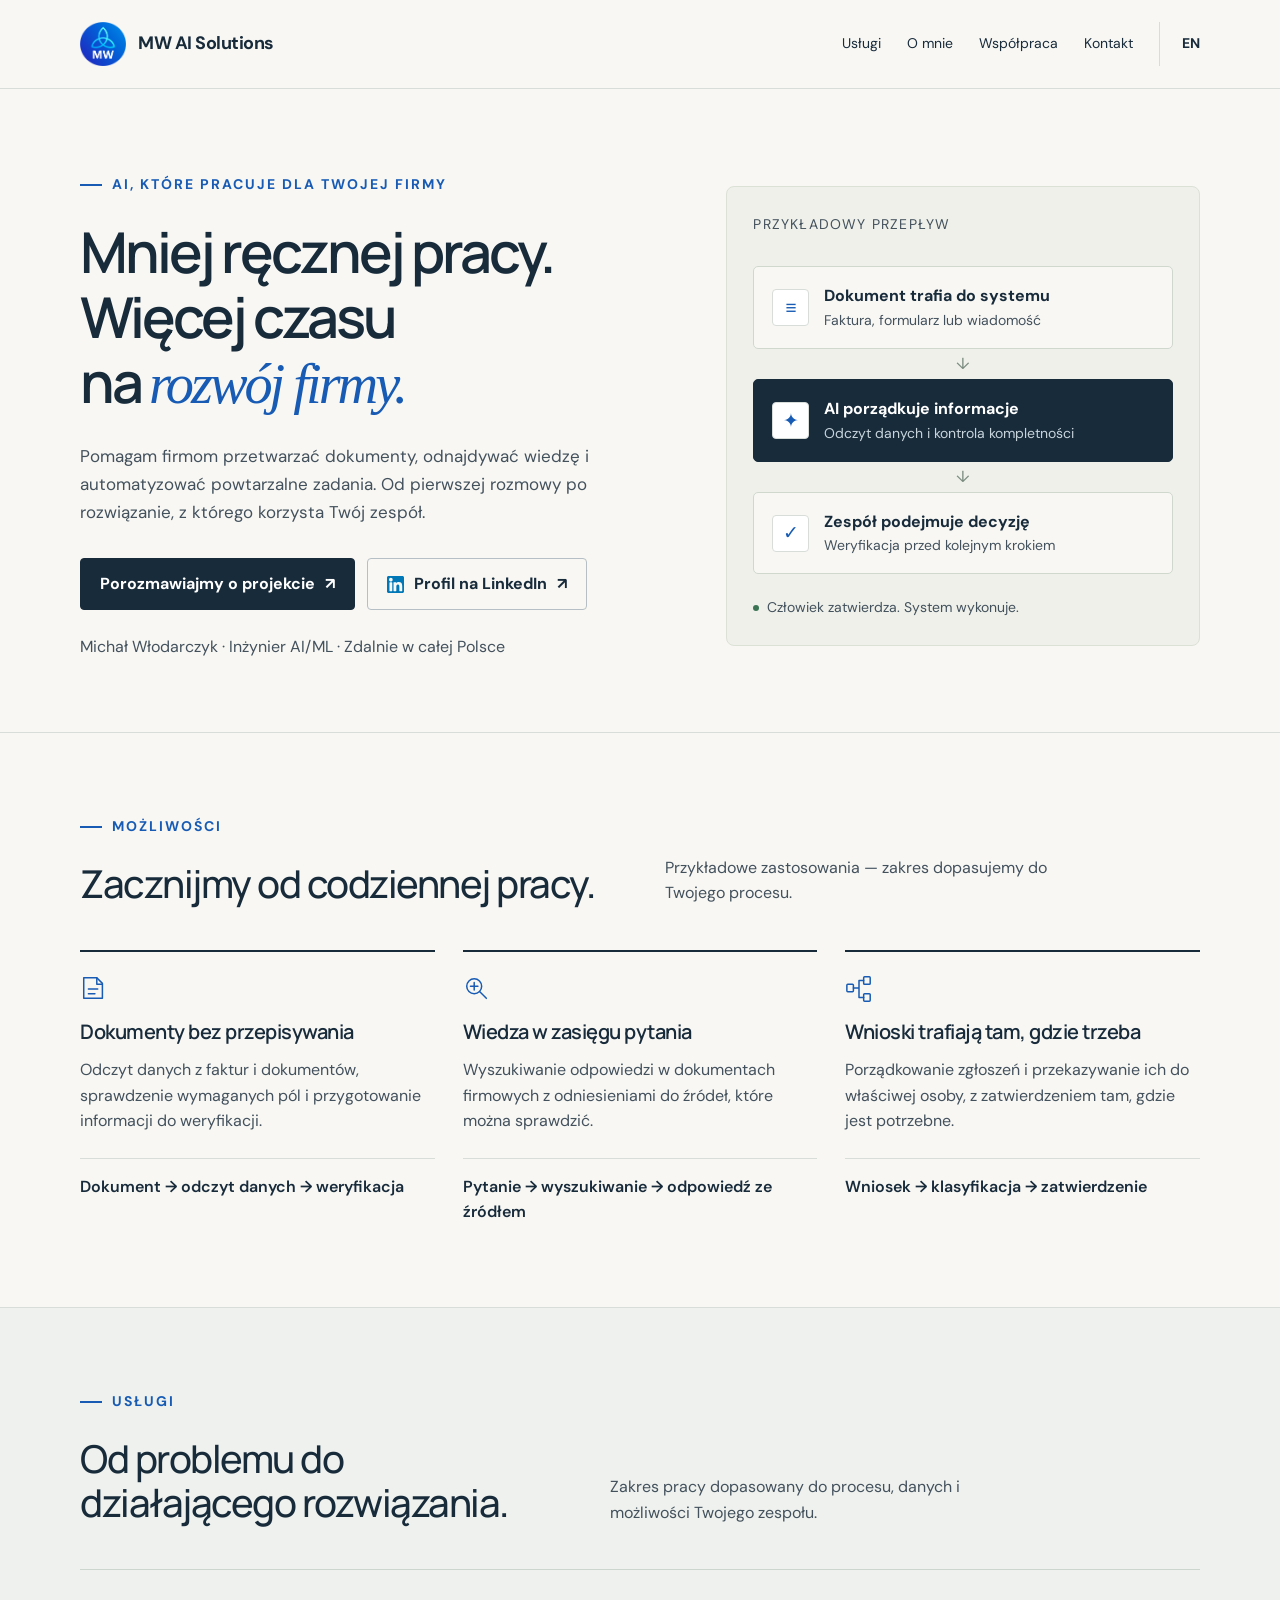
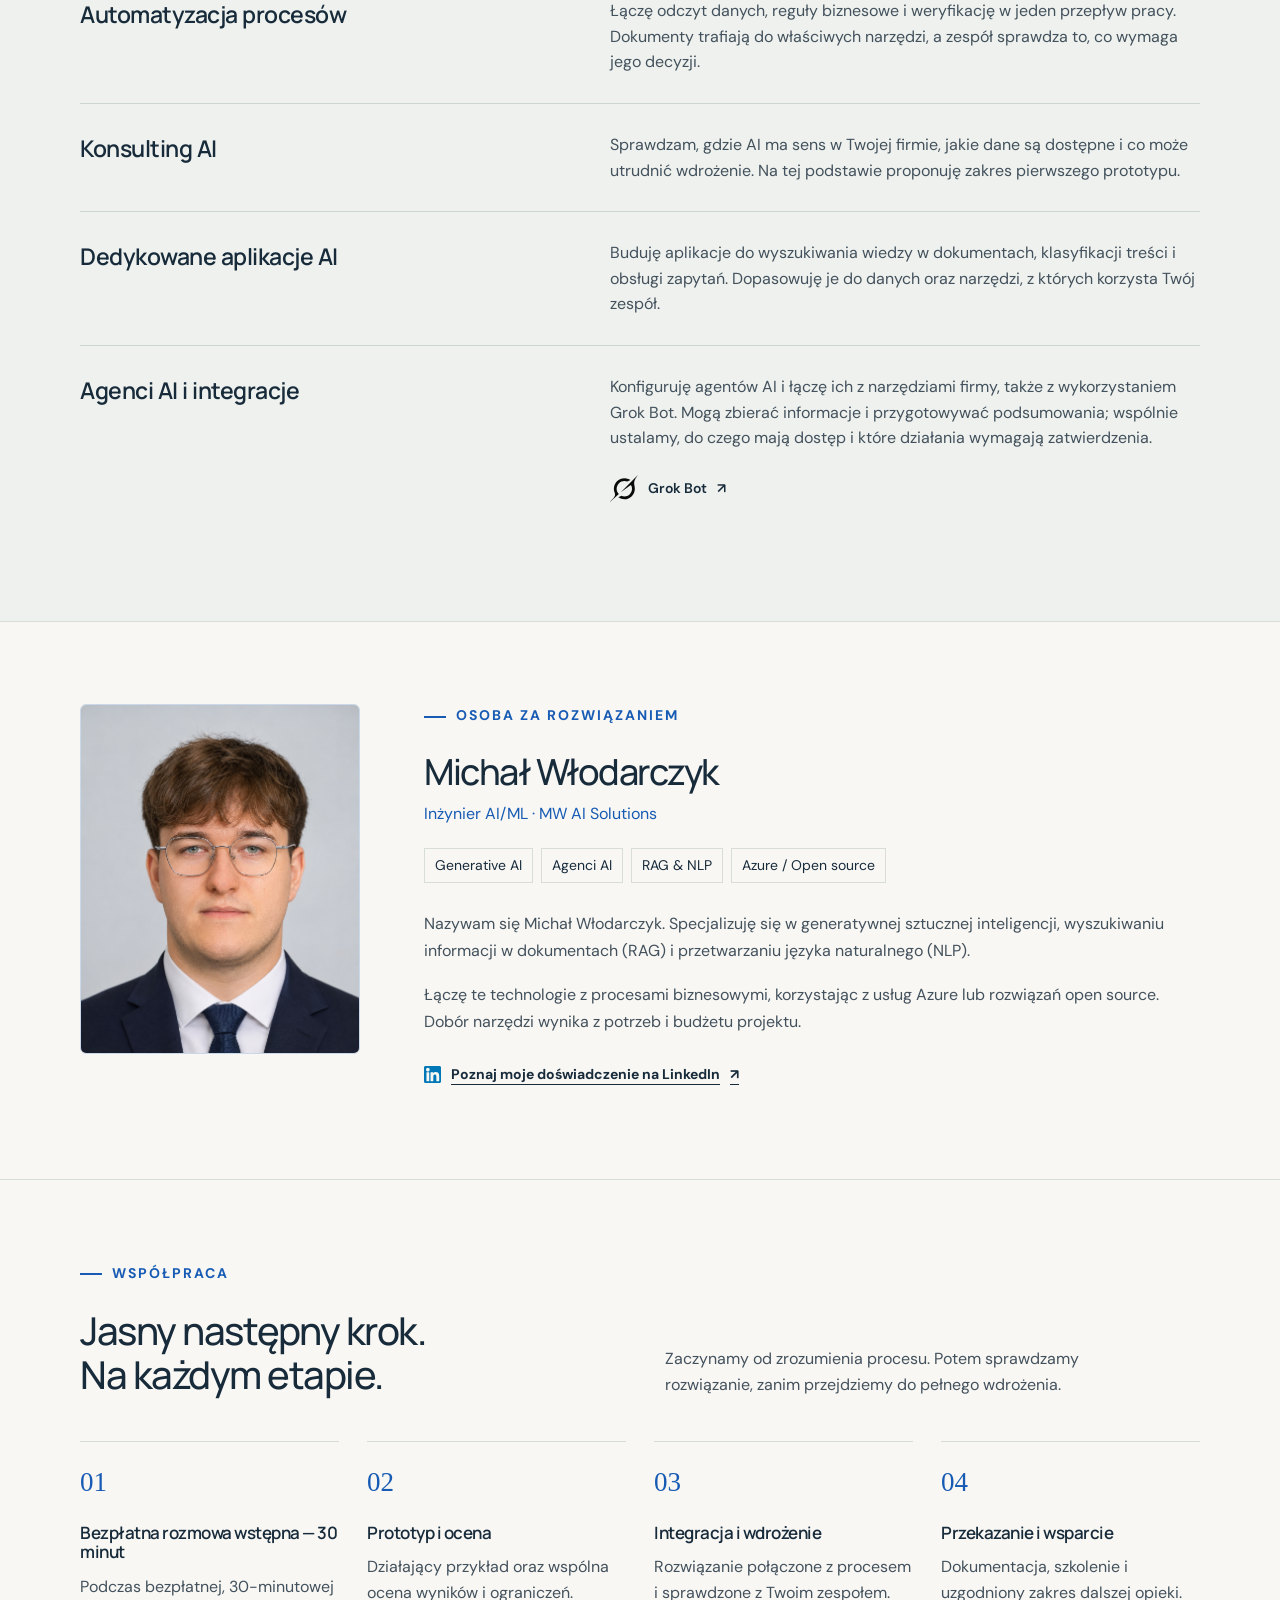
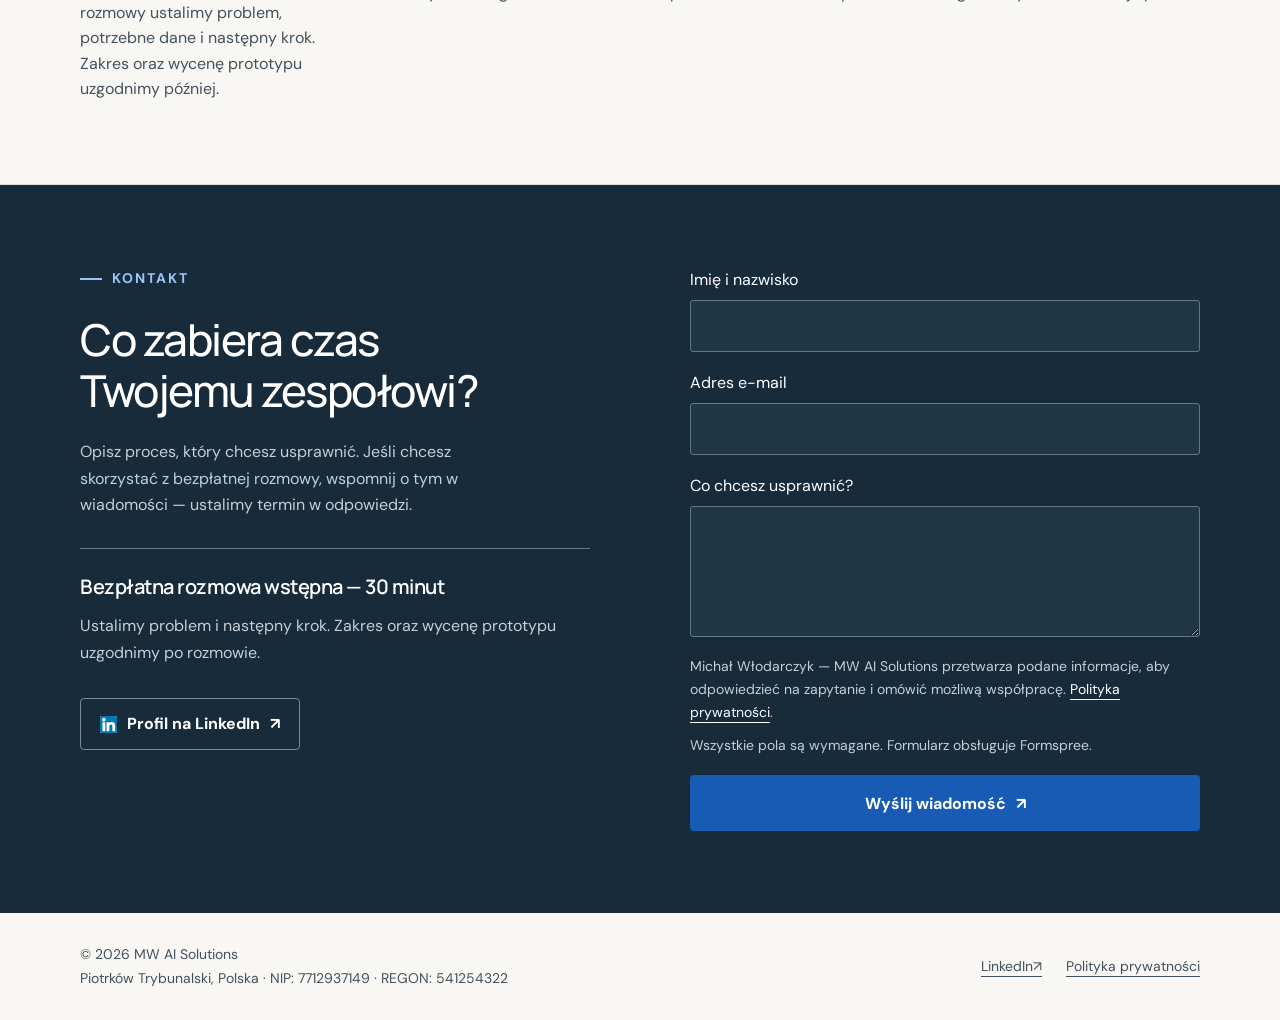
<file: index.html>
<!doctype html>

<html lang="pl">
  <head>
    <meta charset="utf-8" />
    <meta content="width=device-width,initial-scale=1" name="viewport" />
    <title>Automatyzacja procesów i AI dla firm | MW AI Solutions</title>
    <meta
      content="Michał Włodarczyk — automatyzacja dokumentów, wyszukiwanie wiedzy i dedykowane rozwiązania AI dla firm."
      name="description"
    />
    <link href="https://mwautomation.github.io/" rel="canonical" />
    <link
      href="https://mwautomation.github.io/"
      hreflang="pl"
      rel="alternate"
    />
    <link
      href="https://mwautomation.github.io/en/"
      hreflang="en"
      rel="alternate"
    />
    <link
      href="https://mwautomation.github.io/"
      hreflang="x-default"
      rel="alternate"
    />
    <meta
      content="Automatyzacja procesów i AI dla firm | MW AI Solutions"
      property="og:title"
    />
    <meta
      content="Michał Włodarczyk — automatyzacja dokumentów, wyszukiwanie wiedzy i dedykowane rozwiązania AI dla firm."
      property="og:description"
    />
    <meta content="https://mwautomation.github.io/" property="og:url" />
    <meta content="website" property="og:type" />
    <meta content="pl_PL" property="og:locale" />
    <meta
      content="https://mwautomation.github.io/assets/banner.png"
      property="og:image"
    />
    <meta content="MW AI Solutions" property="og:image:alt" />
    <meta content="summary_large_image" name="twitter:card" />
    <meta
      content="Automatyzacja procesów i AI dla firm | MW AI Solutions"
      name="twitter:title"
    />
    <meta
      content="Michał Włodarczyk — automatyzacja dokumentów, wyszukiwanie wiedzy i dedykowane rozwiązania AI dla firm."
      name="twitter:description"
    />
    <meta
      content="https://mwautomation.github.io/assets/banner.png"
      name="twitter:image"
    />
    <link href="/assets/mw-logo.png" rel="icon" type="image/png" />
    <link href="/assets/mw-logo.png" rel="apple-touch-icon" />
    <link href="https://fonts.googleapis.com" rel="preconnect" />
    <link crossorigin="" href="https://fonts.gstatic.com" rel="preconnect" />
    <link href="/assets/site.css?v=256593fc33e4" rel="stylesheet" />
    <script defer="" src="/assets/site.js"></script>
  </head>
  <body>
    <a class="skip" href="#main">Przejdź do treści</a>
    <header class="header">
      <div class="container header-inner">
        <a class="brand" href="#hero"
          ><img alt="" height="46" src="/assets/mw-logo.png" width="46" /><span
            >MW AI Solutions</span
          ></a
        >
        <nav aria-label="Menu" class="desktop-nav">
          <a href="#services">Usługi</a><a href="#about">O mnie</a
          ><a href="#process">Współpraca</a><a href="#contact">Kontakt</a
          ><a
            aria-label="Switch to English"
            class="language"
            href="/en/"
            lang="en"
            >EN</a
          >
        </nav>
        <button
          aria-controls="mobileMenu"
          aria-expanded="false"
          aria-haspopup="dialog"
          class="menu-toggle"
          id="menuBtn"
        >
          Menu <span aria-hidden="true">☰</span>
        </button>
      </div>
    </header>
    <dialog aria-label="Menu" class="mobile-dialog" id="mobileMenu">
      <div class="dialog-top">
        <strong>MW AI Solutions</strong
        ><button autofocus="" type="button">Zamknij menu ×</button>
      </div>
      <nav aria-label="Menu" class="mobile-nav">
        <a href="#services">Usługi</a><a href="#about">O mnie</a
        ><a href="#process">Współpraca</a><a href="#contact">Kontakt</a
        ><a
          aria-label="Switch to English"
          class="language"
          href="/en/"
          lang="en"
          >EN</a
        >
      </nav>
    </dialog>
    <main id="main" tabindex="-1">
      <section class="hero" id="hero">
        <div class="container hero-grid">
          <div>
            <span class="eyebrow">AI, które pracuje dla Twojej firmy</span>
            <h1>
              <span class="headline-first">Mniej ręcznej pracy.</span>
              <span class="headline-rest"
                >Więcej czasu na <em>rozwój firmy.</em></span
              >
            </h1>
            <p class="intro">
              Pomagam firmom przetwarzać dokumenty, odnajdywać wiedzę i
              automatyzować powtarzalne zadania. Od pierwszej rozmowy po
              rozwiązanie, z którego korzysta Twój zespół.
            </p>
            <div class="actions">
              <a class="button" href="#contact"
                >Porozmawiajmy o projekcie <span aria-hidden="true">↗</span></a
              ><a
                class="button secondary"
                href="https://www.linkedin.com/in/michal-wlodarczyk-0b17771a7/"
                rel="noopener noreferrer"
                target="_blank"
                ><img
                  alt=""
                  height="17"
                  src="/assets/linkedin-logo.svg"
                  width="17"
                />
                Profil na LinkedIn <span aria-hidden="true">↗</span></a
              >
            </div>
            <p class="hero-note">
              Michał Włodarczyk · Inżynier AI/ML · Zdalnie w całej Polsce
            </p>
          </div>
          <div class="diagram">
            <div class="diagram-top">
              <span>Przykładowy przepływ</span>
            </div>
            <div class="node">
              <span aria-hidden="true" class="node-icon">≡</span>
              <div>
                <strong>Dokument trafia do systemu</strong
                ><small>Faktura, formularz lub wiadomość</small>
              </div>
            </div>
            <div aria-hidden="true" class="connector">↓</div>
            <div class="node featured">
              <span aria-hidden="true" class="node-icon">✦</span>
              <div>
                <strong>AI porządkuje informacje</strong
                ><small>Odczyt danych i kontrola kompletności</small>
              </div>
            </div>
            <div aria-hidden="true" class="connector">↓</div>
            <div class="node">
              <span aria-hidden="true" class="node-icon">✓</span>
              <div>
                <strong>Zespół podejmuje decyzję</strong
                ><small>Weryfikacja przed kolejnym krokiem</small>
              </div>
            </div>
            <div class="diagram-bottom">
              <span aria-hidden="true" class="status-dot"></span>Człowiek
              zatwierdza. System wykonuje.
            </div>
          </div>
        </div>
      </section>
      <section class="section" id="examples">
        <div class="container">
          <div class="section-heading">
            <div>
              <span class="eyebrow">Możliwości</span>
              <h2>Zacznijmy od codziennej pracy.</h2>
            </div>
            <p>
              Przykładowe zastosowania — zakres dopasujemy do Twojego procesu.
            </p>
          </div>
          <div class="examples">
            <article class="example">
              <svg
                aria-hidden="true"
                class="capability-icon"
                fill="none"
                focusable="false"
                height="28"
                stroke="currentColor"
                stroke-linecap="round"
                stroke-linejoin="round"
                stroke-width="1.6"
                viewbox="0 0 30 30"
                width="28"
              >
                <path d="M8 3H4v22h20V9l-6-6H8Z"></path>
                <path d="M18 3v7h6M9 15h10M9 20h7"></path>
              </svg>
              <h3>Dokumenty bez przepisywania</h3>
              <p>
                Odczyt danych z faktur i dokumentów, sprawdzenie wymaganych pól
                i przygotowanie informacji do weryfikacji.
              </p>
              <div class="flow">Dokument → odczyt danych → weryfikacja</div>
            </article>
            <article class="example">
              <svg
                aria-hidden="true"
                class="capability-icon"
                fill="none"
                focusable="false"
                height="28"
                stroke="currentColor"
                stroke-linecap="round"
                stroke-linejoin="round"
                stroke-width="1.6"
                viewbox="0 0 30 30"
                width="28"
              >
                <circle cx="12" cy="12" r="8"></circle>
                <path d="m18 18 7 7M8 12h8M12 8v8"></path>
              </svg>
              <h3>Wiedza w zasięgu pytania</h3>
              <p>
                Wyszukiwanie odpowiedzi w dokumentach firmowych z odniesieniami
                do źródeł, które można sprawdzić.
              </p>
              <div class="flow">
                Pytanie → wyszukiwanie → odpowiedź ze źródłem
              </div>
            </article>
            <article class="example">
              <svg
                aria-hidden="true"
                class="capability-icon"
                fill="none"
                focusable="false"
                height="28"
                stroke="currentColor"
                stroke-linecap="round"
                stroke-linejoin="round"
                stroke-width="1.6"
                viewbox="0 0 30 30"
                width="28"
              >
                <rect height="8" rx="1" width="7" x="2" y="10"></rect>
                <rect height="8" rx="1" width="7" x="20" y="2"></rect>
                <rect height="8" rx="1" width="7" x="20" y="20"></rect>
                <path d="M9 14h6V6h5M15 14v10h5"></path>
              </svg>
              <h3>Wnioski trafiają tam, gdzie trzeba</h3>
              <p>
                Porządkowanie zgłoszeń i przekazywanie ich do właściwej osoby, z
                zatwierdzeniem tam, gdzie jest potrzebne.
              </p>
              <div class="flow">Wniosek → klasyfikacja → zatwierdzenie</div>
            </article>
          </div>
        </div>
      </section>
      <section class="section services" id="services">
        <div class="container">
          <div class="section-heading">
            <div>
              <span class="eyebrow">Usługi</span>
              <h2>Od problemu do działającego rozwiązania.</h2>
            </div>
            <p>
              Zakres pracy dopasowany do procesu, danych i możliwości Twojego
              zespołu.
            </p>
          </div>
          <article class="service-row">
            <div class="service-title"><h3>Automatyzacja procesów</h3></div>
            <div class="service-description">
              <p>
                Łączę odczyt danych, reguły biznesowe i weryfikację w jeden
                przepływ pracy. Dokumenty trafiają do właściwych narzędzi, a
                zespół sprawdza to, co wymaga jego decyzji.
              </p>
            </div>
          </article>
          <article class="service-row">
            <div class="service-title"><h3>Konsulting AI</h3></div>
            <div class="service-description">
              <p>
                Sprawdzam, gdzie AI ma sens w Twojej firmie, jakie dane są
                dostępne i co może utrudnić wdrożenie. Na tej podstawie
                proponuję zakres pierwszego prototypu.
              </p>
            </div>
          </article>
          <article class="service-row">
            <div class="service-title"><h3>Dedykowane aplikacje AI</h3></div>
            <div class="service-description">
              <p>
                Buduję aplikacje do wyszukiwania wiedzy w dokumentach,
                klasyfikacji treści i obsługi zapytań. Dopasowuję je do danych
                oraz narzędzi, z których korzysta Twój zespół.
              </p>
            </div>
          </article>
          <article class="service-row">
            <div class="service-title"><h3>Agenci AI i integracje</h3></div>
            <div class="service-description">
              <p>
                Konfiguruję agentów AI i łączę ich z narzędziami firmy, także z
                wykorzystaniem Grok Bot. Mogą zbierać informacje i przygotowywać
                podsumowania; wspólnie ustalamy, do czego mają dostęp i które
                działania wymagają zatwierdzenia.
              </p>
              <a
                class="tool-link"
                href="https://x.ai/bot"
                rel="noopener noreferrer"
                target="_blank"
              >
                <img
                  alt=""
                  height="28"
                  src="/assets/grok-logomark.svg"
                  width="28"
                />
                <span>Grok Bot</span><span aria-hidden="true">↗</span>
              </a>
            </div>
          </article>
        </div>
      </section>
      <section class="section" id="about">
        <div class="container founder-grid">
          <img
            alt="Michał Włodarczyk — założyciel MW AI Solutions"
            class="founder-portrait"
            decoding="async"
            height="350"
            loading="lazy"
            src="/assets/michal-wlodarczyk.png"
            style="height: auto"
            width="280"
          />
          <div class="founder-details">
            <span class="eyebrow">Osoba za rozwiązaniem</span>
            <h2 class="founder-name">Michał Włodarczyk</h2>
            <p class="founder-role">Inżynier AI/ML · MW AI Solutions</p>
            <div class="tags">
              <span>Generative AI</span><span>Agenci AI</span
              ><span>RAG &amp; NLP</span><span>Azure / Open source</span>
            </div>
            <div class="founder-copy">
              <p>
                Nazywam się Michał Włodarczyk. Specjalizuję się w generatywnej
                sztucznej inteligencji, wyszukiwaniu informacji w dokumentach
                (RAG) i przetwarzaniu języka naturalnego (NLP).
              </p>
              <p>
                Łączę te technologie z procesami biznesowymi, korzystając z
                usług Azure lub rozwiązań open source. Dobór narzędzi wynika z
                potrzeb i budżetu projektu.
              </p>
              <a
                class="text-link"
                href="https://www.linkedin.com/in/michal-wlodarczyk-0b17771a7/"
                rel="noopener noreferrer"
                target="_blank"
                ><img
                  alt=""
                  height="17"
                  src="/assets/linkedin-logo.svg"
                  width="17"
                />
                Poznaj moje doświadczenie na LinkedIn
                <span aria-hidden="true">↗</span></a
              >
            </div>
          </div>
        </div>
      </section>
      <section class="section" id="process">
        <div class="container">
          <div class="section-heading">
            <div>
              <span class="eyebrow">Współpraca</span>
              <h2>Jasny następny krok.<br />Na każdym etapie.</h2>
            </div>
            <p>
              Zaczynamy od zrozumienia procesu. Potem sprawdzamy rozwiązanie,
              zanim przejdziemy do pełnego wdrożenia.
            </p>
          </div>
          <ol class="steps">
            <li>
              <span aria-hidden="true" class="number">01</span>
              <h3>Bezpłatna rozmowa wstępna — 30 minut</h3>
              <p>
                Podczas bezpłatnej, 30-minutowej rozmowy ustalimy problem,
                potrzebne dane i następny krok. Zakres oraz wycenę prototypu
                uzgodnimy później.
              </p>
            </li>
            <li>
              <span aria-hidden="true" class="number">02</span>
              <h3>Prototyp i ocena</h3>
              <p>
                Działający przykład oraz wspólna ocena wyników i ograniczeń.
              </p>
            </li>
            <li>
              <span aria-hidden="true" class="number">03</span>
              <h3>Integracja i wdrożenie</h3>
              <p>
                Rozwiązanie połączone z procesem i sprawdzone z Twoim zespołem.
              </p>
            </li>
            <li>
              <span aria-hidden="true" class="number">04</span>
              <h3>Przekazanie i wsparcie</h3>
              <p>Dokumentacja, szkolenie i uzgodniony zakres dalszej opieki.</p>
            </li>
          </ol>
        </div>
      </section>
      <section class="section contact" id="contact">
        <div class="container contact-grid">
          <div class="contact-copy">
            <span class="eyebrow">Kontakt</span>
            <h2>Co zabiera czas<br />Twojemu zespołowi?</h2>
            <p>
              Opisz proces, który chcesz usprawnić. Jeśli chcesz skorzystać z
              bezpłatnej rozmowy, wspomnij o tym w wiadomości — ustalimy termin
              w odpowiedzi.
            </p>
            <div class="call-offer">
              <h3>Bezpłatna rozmowa wstępna — 30 minut</h3>
              <p>
                Ustalimy problem i następny krok. Zakres oraz wycenę prototypu
                uzgodnimy po rozmowie.
              </p>
            </div>
            <div class="actions">
              <a
                class="button secondary"
                href="https://www.linkedin.com/in/michal-wlodarczyk-0b17771a7/"
                rel="noopener noreferrer"
                target="_blank"
                ><img
                  alt=""
                  height="17"
                  src="/assets/linkedin-logo.svg"
                  width="17"
                />
                Profil na LinkedIn <span aria-hidden="true">↗</span></a
              >
            </div>
          </div>
          <form
            action="https://formspree.io/f/mgvkjvge"
            aria-describedby="formNote"
            id="contactForm"
            method="post"
          >
            <div class="field">
              <label for="name">Imię i nazwisko</label
              ><input autocomplete="name" id="name" name="name" required="" />
            </div>
            <div class="field">
              <label for="email">Adres e-mail</label
              ><input
                autocomplete="email"
                id="email"
                name="email"
                required=""
                type="email"
              />
            </div>
            <div class="field">
              <label for="message">Co chcesz usprawnić?</label
              ><textarea
                id="message"
                name="message"
                required=""
                rows="4"
              ></textarea>
            </div>
            <p class="form-note" id="formNote">
              Michał Włodarczyk — MW AI Solutions przetwarza podane informacje,
              aby odpowiedzieć na zapytanie i omówić możliwą współpracę.
              <a href="/polityka-prywatnosci/">Polityka prywatności</a>.
              <span class="form-requirements"
                >Wszystkie pola są wymagane. Formularz obsługuje
                Formspree.</span
              >
            </p>
            <button class="button" type="submit">
              Wyślij wiadomość <span aria-hidden="true">↗</span>
            </button>
            <p
              aria-atomic="true"
              aria-live="polite"
              class="form-status"
              id="formStatus"
              role="status"
            ></p>
          </form>
        </div>
      </section>
    </main>
    <footer class="footer">
      <div class="container footer-inner">
        <div>
          © <span id="year">2026</span> MW AI Solutions<br />Piotrków
          Trybunalski, Polska · NIP: 7712937149 · REGON: 541254322
        </div>
        <nav aria-label="Informacje" class="footer-links">
          <a
            href="https://www.linkedin.com/in/michal-wlodarczyk-0b17771a7/"
            rel="noopener noreferrer"
            target="_blank"
            >LinkedIn <span aria-hidden="true">↗</span></a
          ><a href="/polityka-prywatnosci/">Polityka prywatności</a>
        </nav>
      </div>
    </footer>
  </body>
</html>
</file>
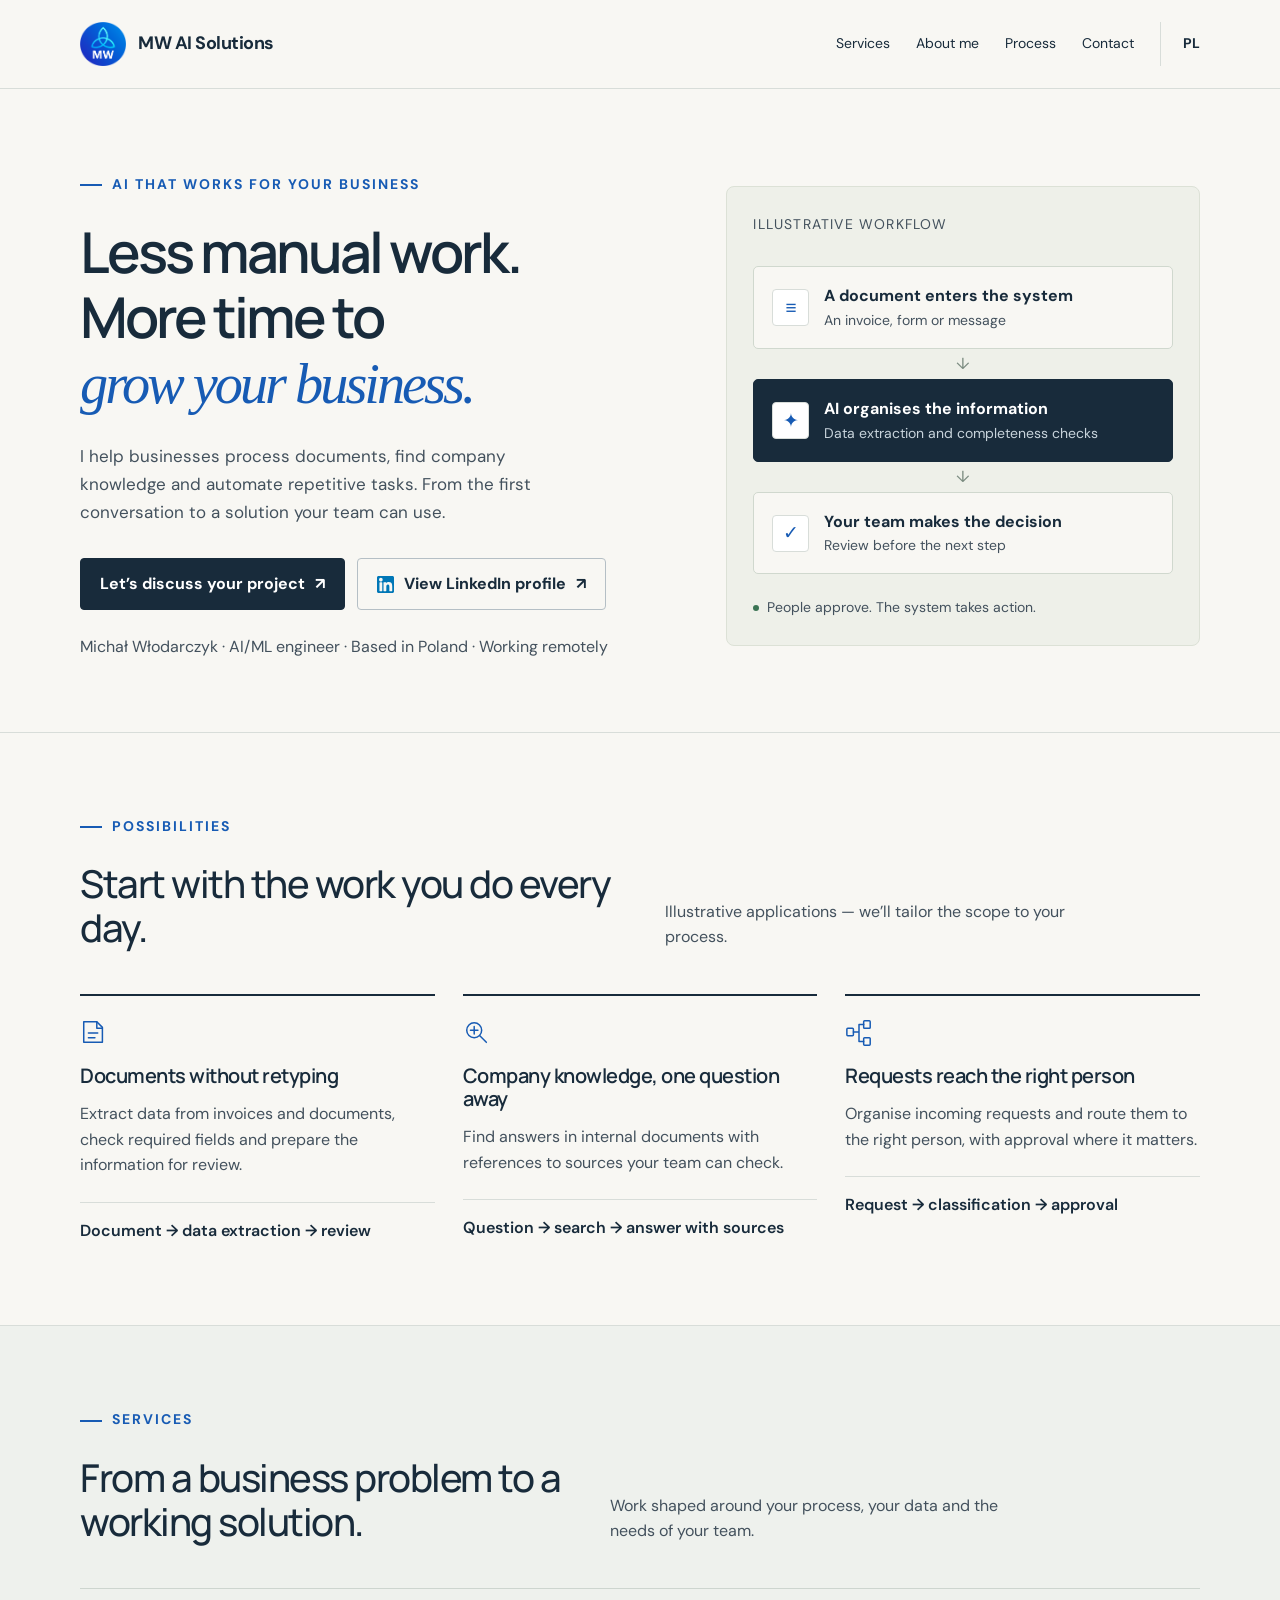
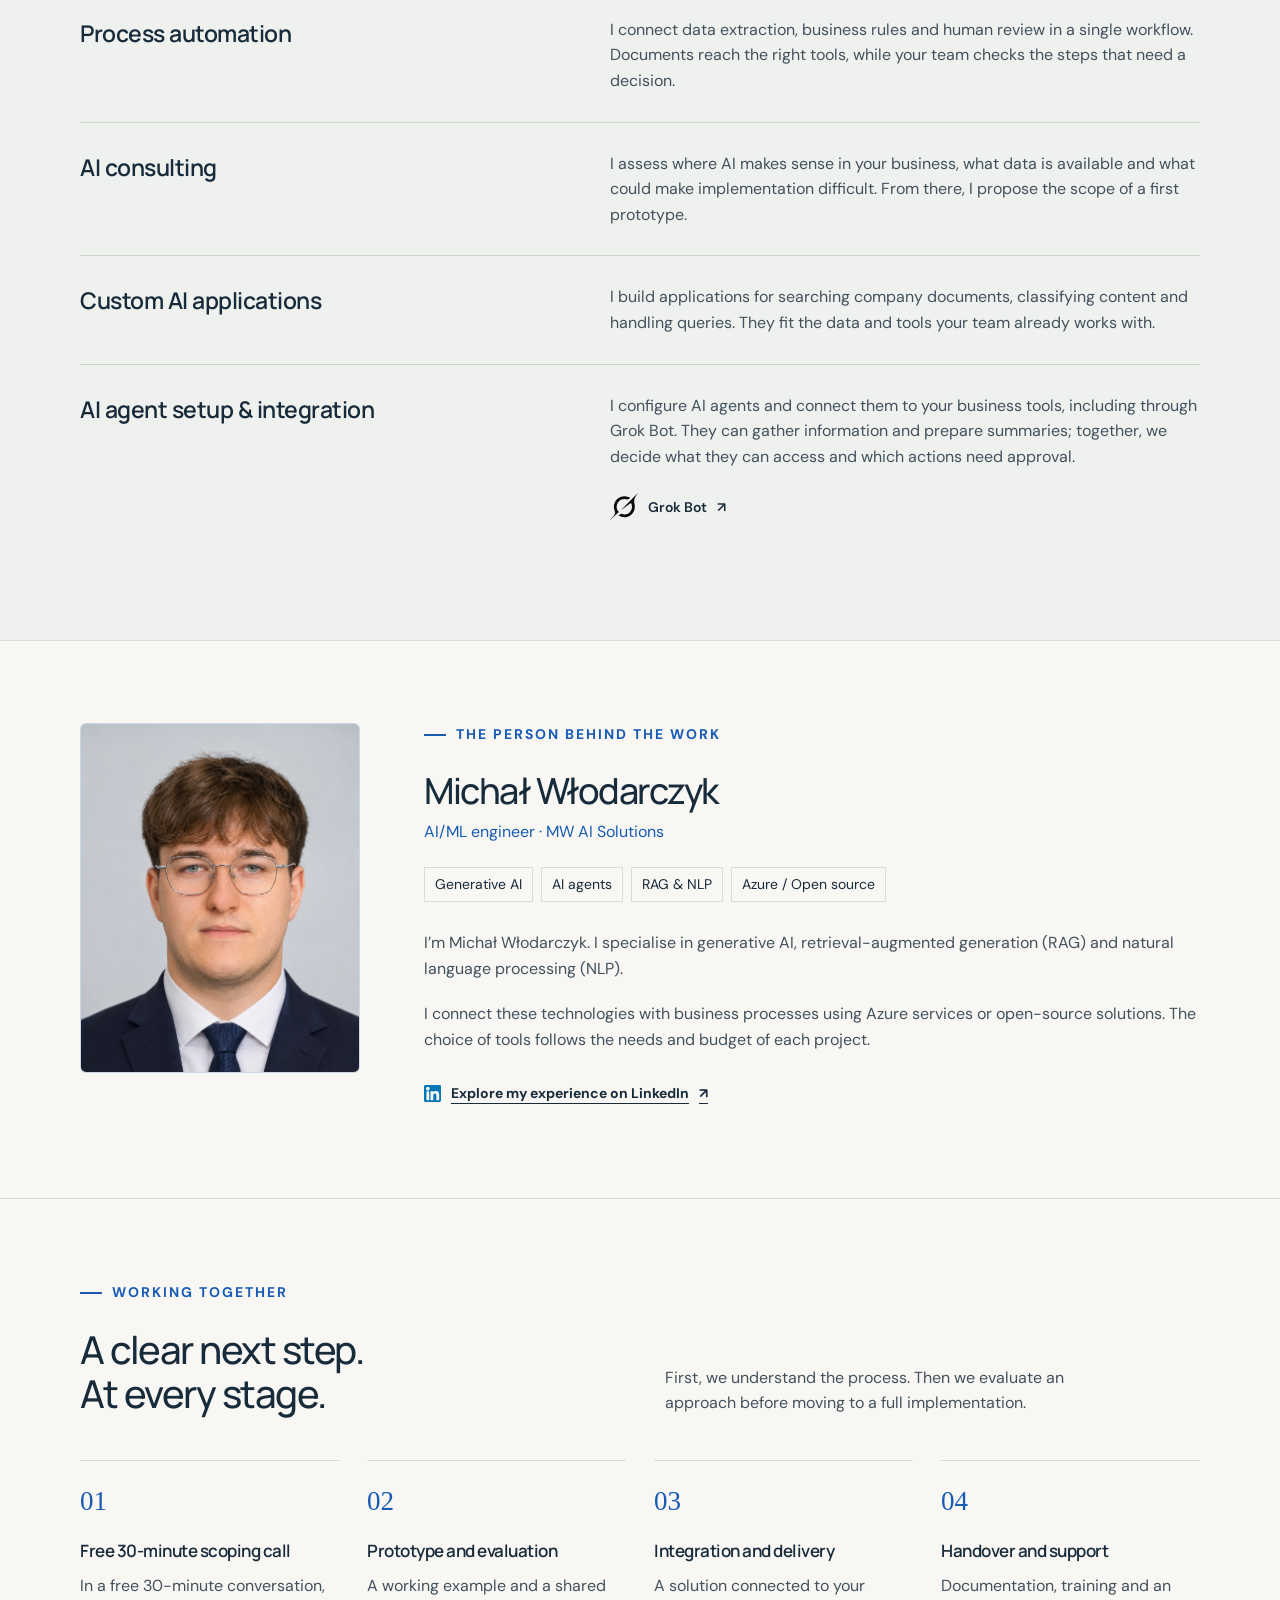
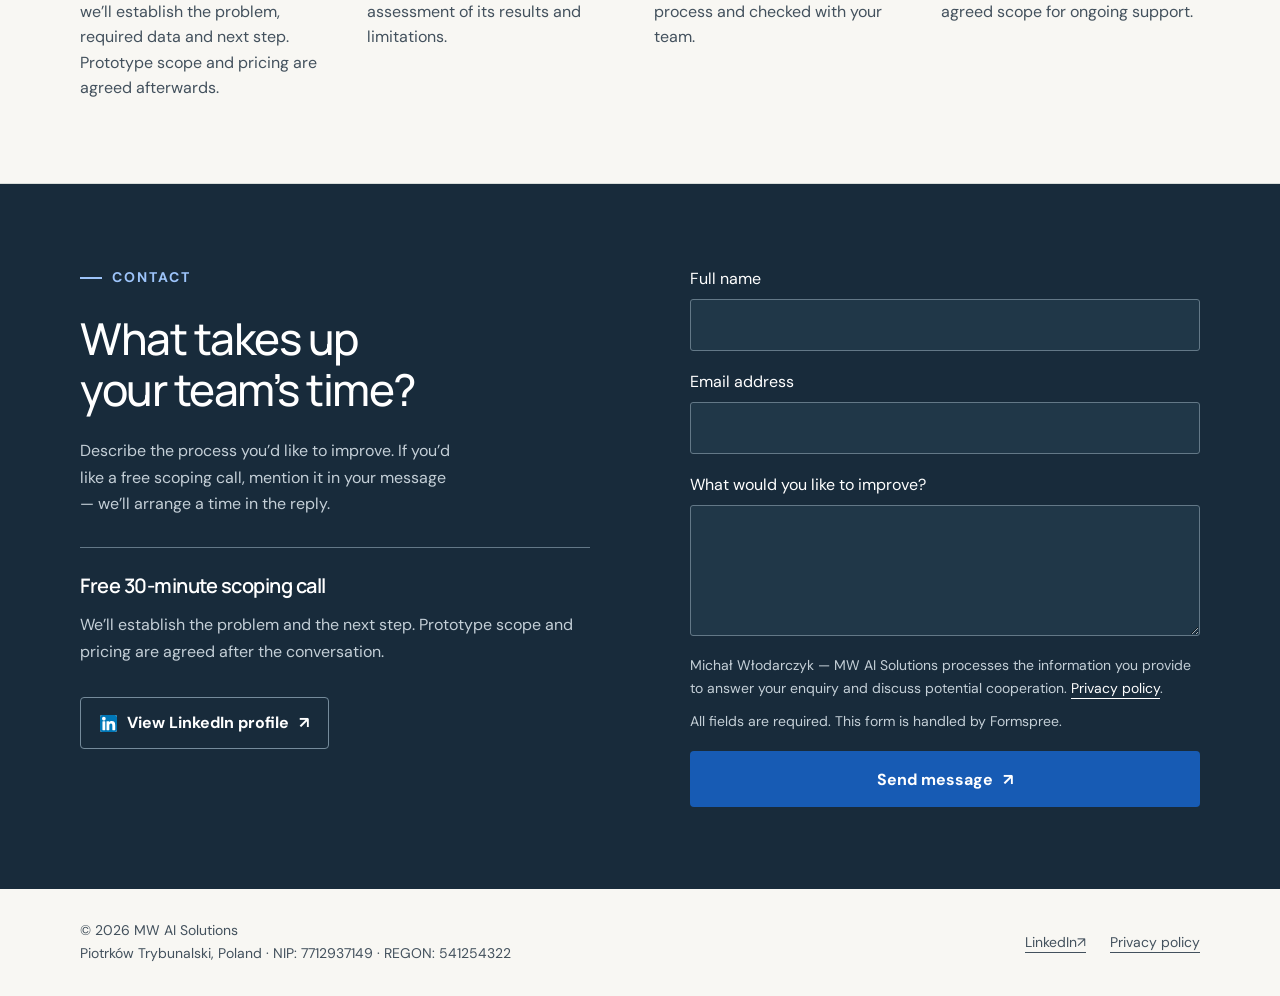
<file: en/index.html>
<!doctype html>

<html lang="en">
  <head>
    <meta charset="utf-8" />
    <meta content="width=device-width,initial-scale=1" name="viewport" />
    <title>Business process automation &amp; AI | MW AI Solutions</title>
    <meta
      content="Michał Włodarczyk — document automation, company knowledge search and custom AI solutions for businesses."
      name="description"
    />
    <link href="https://mwautomation.github.io/en/" rel="canonical" />
    <link
      href="https://mwautomation.github.io/"
      hreflang="pl"
      rel="alternate"
    />
    <link
      href="https://mwautomation.github.io/en/"
      hreflang="en"
      rel="alternate"
    />
    <link
      href="https://mwautomation.github.io/"
      hreflang="x-default"
      rel="alternate"
    />
    <meta
      content="Business process automation &amp; AI | MW AI Solutions"
      property="og:title"
    />
    <meta
      content="Michał Włodarczyk — document automation, company knowledge search and custom AI solutions for businesses."
      property="og:description"
    />
    <meta content="https://mwautomation.github.io/en/" property="og:url" />
    <meta content="website" property="og:type" />
    <meta content="en_GB" property="og:locale" />
    <meta
      content="https://mwautomation.github.io/assets/banner.png"
      property="og:image"
    />
    <meta content="MW AI Solutions" property="og:image:alt" />
    <meta content="summary_large_image" name="twitter:card" />
    <meta
      content="Business process automation &amp; AI | MW AI Solutions"
      name="twitter:title"
    />
    <meta
      content="Michał Włodarczyk — document automation, company knowledge search and custom AI solutions for businesses."
      name="twitter:description"
    />
    <meta
      content="https://mwautomation.github.io/assets/banner.png"
      name="twitter:image"
    />
    <link href="/assets/mw-logo.png" rel="icon" type="image/png" />
    <link href="/assets/mw-logo.png" rel="apple-touch-icon" />
    <link href="https://fonts.googleapis.com" rel="preconnect" />
    <link crossorigin="" href="https://fonts.gstatic.com" rel="preconnect" />
    <link href="/assets/site.css?v=256593fc33e4" rel="stylesheet" />
    <script defer="" src="/assets/site.js"></script>
  </head>
  <body>
    <a class="skip" href="#main">Skip to content</a>
    <header class="header">
      <div class="container header-inner">
        <a class="brand" href="#hero"
          ><img alt="" height="46" src="/assets/mw-logo.png" width="46" /><span
            >MW AI Solutions</span
          ></a
        >
        <nav aria-label="Menu" class="desktop-nav">
          <a href="#services">Services</a><a href="#about">About me</a
          ><a href="#process">Process</a><a href="#contact">Contact</a
          ><a
            aria-label="Przełącz na polski"
            class="language"
            href="/"
            lang="pl"
            >PL</a
          >
        </nav>
        <button
          aria-controls="mobileMenu"
          aria-expanded="false"
          aria-haspopup="dialog"
          class="menu-toggle"
          id="menuBtn"
        >
          Menu <span aria-hidden="true">☰</span>
        </button>
      </div>
    </header>
    <dialog aria-label="Menu" class="mobile-dialog" id="mobileMenu">
      <div class="dialog-top">
        <strong>MW AI Solutions</strong
        ><button autofocus="" type="button">Close menu ×</button>
      </div>
      <nav aria-label="Menu" class="mobile-nav">
        <a href="#services">Services</a><a href="#about">About me</a
        ><a href="#process">Process</a><a href="#contact">Contact</a
        ><a aria-label="Przełącz na polski" class="language" href="/" lang="pl"
          >PL</a
        >
      </nav>
    </dialog>
    <main id="main" tabindex="-1">
      <section class="hero" id="hero">
        <div class="container hero-grid">
          <div>
            <span class="eyebrow">AI that works for your business</span>
            <h1>
              <span class="headline-first">Less manual work.</span>
              <span class="headline-rest"
                >More time to <em>grow your business.</em></span
              >
            </h1>
            <p class="intro">
              I help businesses process documents, find company knowledge and
              automate repetitive tasks. From the first conversation to a
              solution your team can use.
            </p>
            <div class="actions">
              <a class="button" href="#contact"
                >Let’s discuss your project <span aria-hidden="true">↗</span></a
              ><a
                class="button secondary"
                href="https://www.linkedin.com/in/michal-wlodarczyk-0b17771a7/"
                rel="noopener noreferrer"
                target="_blank"
                ><img
                  alt=""
                  height="17"
                  src="/assets/linkedin-logo.svg"
                  width="17"
                />
                View LinkedIn profile <span aria-hidden="true">↗</span></a
              >
            </div>
            <p class="hero-note">
              Michał Włodarczyk · AI/ML engineer · Based in Poland · Working
              remotely
            </p>
          </div>
          <div class="diagram">
            <div class="diagram-top">
              <span>Illustrative workflow</span>
            </div>
            <div class="node">
              <span aria-hidden="true" class="node-icon">≡</span>
              <div>
                <strong>A document enters the system</strong
                ><small>An invoice, form or message</small>
              </div>
            </div>
            <div aria-hidden="true" class="connector">↓</div>
            <div class="node featured">
              <span aria-hidden="true" class="node-icon">✦</span>
              <div>
                <strong>AI organises the information</strong
                ><small>Data extraction and completeness checks</small>
              </div>
            </div>
            <div aria-hidden="true" class="connector">↓</div>
            <div class="node">
              <span aria-hidden="true" class="node-icon">✓</span>
              <div>
                <strong>Your team makes the decision</strong
                ><small>Review before the next step</small>
              </div>
            </div>
            <div class="diagram-bottom">
              <span aria-hidden="true" class="status-dot"></span>People approve.
              The system takes action.
            </div>
          </div>
        </div>
      </section>
      <section class="section" id="examples">
        <div class="container">
          <div class="section-heading">
            <div>
              <span class="eyebrow">Possibilities</span>
              <h2>Start with the work you do every day.</h2>
            </div>
            <p>
              Illustrative applications — we’ll tailor the scope to your
              process.
            </p>
          </div>
          <div class="examples">
            <article class="example">
              <svg
                aria-hidden="true"
                class="capability-icon"
                fill="none"
                focusable="false"
                height="28"
                stroke="currentColor"
                stroke-linecap="round"
                stroke-linejoin="round"
                stroke-width="1.6"
                viewbox="0 0 30 30"
                width="28"
              >
                <path d="M8 3H4v22h20V9l-6-6H8Z"></path>
                <path d="M18 3v7h6M9 15h10M9 20h7"></path>
              </svg>
              <h3>Documents without retyping</h3>
              <p>
                Extract data from invoices and documents, check required fields
                and prepare the information for review.
              </p>
              <div class="flow">Document → data extraction → review</div>
            </article>
            <article class="example">
              <svg
                aria-hidden="true"
                class="capability-icon"
                fill="none"
                focusable="false"
                height="28"
                stroke="currentColor"
                stroke-linecap="round"
                stroke-linejoin="round"
                stroke-width="1.6"
                viewbox="0 0 30 30"
                width="28"
              >
                <circle cx="12" cy="12" r="8"></circle>
                <path d="m18 18 7 7M8 12h8M12 8v8"></path>
              </svg>
              <h3>Company knowledge, one question away</h3>
              <p>
                Find answers in internal documents with references to sources
                your team can check.
              </p>
              <div class="flow">Question → search → answer with sources</div>
            </article>
            <article class="example">
              <svg
                aria-hidden="true"
                class="capability-icon"
                fill="none"
                focusable="false"
                height="28"
                stroke="currentColor"
                stroke-linecap="round"
                stroke-linejoin="round"
                stroke-width="1.6"
                viewbox="0 0 30 30"
                width="28"
              >
                <rect height="8" rx="1" width="7" x="2" y="10"></rect>
                <rect height="8" rx="1" width="7" x="20" y="2"></rect>
                <rect height="8" rx="1" width="7" x="20" y="20"></rect>
                <path d="M9 14h6V6h5M15 14v10h5"></path>
              </svg>
              <h3>Requests reach the right person</h3>
              <p>
                Organise incoming requests and route them to the right person,
                with approval where it matters.
              </p>
              <div class="flow">Request → classification → approval</div>
            </article>
          </div>
        </div>
      </section>
      <section class="section services" id="services">
        <div class="container">
          <div class="section-heading">
            <div>
              <span class="eyebrow">Services</span>
              <h2>From a business problem to a working solution.</h2>
            </div>
            <p>
              Work shaped around your process, your data and the needs of your
              team.
            </p>
          </div>
          <article class="service-row">
            <div class="service-title"><h3>Process automation</h3></div>
            <div class="service-description">
              <p>
                I connect data extraction, business rules and human review in a
                single workflow. Documents reach the right tools, while your
                team checks the steps that need a decision.
              </p>
            </div>
          </article>
          <article class="service-row">
            <div class="service-title"><h3>AI consulting</h3></div>
            <div class="service-description">
              <p>
                I assess where AI makes sense in your business, what data is
                available and what could make implementation difficult. From
                there, I propose the scope of a first prototype.
              </p>
            </div>
          </article>
          <article class="service-row">
            <div class="service-title"><h3>Custom AI applications</h3></div>
            <div class="service-description">
              <p>
                I build applications for searching company documents,
                classifying content and handling queries. They fit the data and
                tools your team already works with.
              </p>
            </div>
          </article>
          <article class="service-row">
            <div class="service-title">
              <h3>AI agent setup &amp; integration</h3>
            </div>
            <div class="service-description">
              <p>
                I configure AI agents and connect them to your business tools,
                including through Grok Bot. They can gather information and
                prepare summaries; together, we decide what they can access and
                which actions need approval.
              </p>
              <a
                class="tool-link"
                href="https://x.ai/bot"
                rel="noopener noreferrer"
                target="_blank"
              >
                <img
                  alt=""
                  height="28"
                  src="/assets/grok-logomark.svg"
                  width="28"
                />
                <span>Grok Bot</span><span aria-hidden="true">↗</span>
              </a>
            </div>
          </article>
        </div>
      </section>
      <section class="section" id="about">
        <div class="container founder-grid">
          <img
            alt="Michał Włodarczyk — founder of MW AI Solutions"
            class="founder-portrait"
            decoding="async"
            height="350"
            loading="lazy"
            src="/assets/michal-wlodarczyk.png"
            style="height: auto"
            width="280"
          />
          <div class="founder-details">
            <span class="eyebrow">The person behind the work</span>
            <h2 class="founder-name">Michał Włodarczyk</h2>
            <p class="founder-role">AI/ML engineer · MW AI Solutions</p>
            <div class="tags">
              <span>Generative AI</span><span>AI agents</span
              ><span>RAG &amp; NLP</span><span>Azure / Open source</span>
            </div>
            <div class="founder-copy">
              <p>
                I’m Michał Włodarczyk. I specialise in generative AI,
                retrieval-augmented generation (RAG) and natural language
                processing (NLP).
              </p>
              <p>
                I connect these technologies with business processes using Azure
                services or open-source solutions. The choice of tools follows
                the needs and budget of each project.
              </p>
              <a
                class="text-link"
                href="https://www.linkedin.com/in/michal-wlodarczyk-0b17771a7/"
                rel="noopener noreferrer"
                target="_blank"
                ><img
                  alt=""
                  height="17"
                  src="/assets/linkedin-logo.svg"
                  width="17"
                />
                Explore my experience on LinkedIn
                <span aria-hidden="true">↗</span></a
              >
            </div>
          </div>
        </div>
      </section>
      <section class="section" id="process">
        <div class="container">
          <div class="section-heading">
            <div>
              <span class="eyebrow">Working together</span>
              <h2>A clear next step.<br />At every stage.</h2>
            </div>
            <p>
              First, we understand the process. Then we evaluate an approach
              before moving to a full implementation.
            </p>
          </div>
          <ol class="steps">
            <li>
              <span aria-hidden="true" class="number">01</span>
              <h3>Free 30-minute scoping call</h3>
              <p>
                In a free 30-minute conversation, we’ll establish the problem,
                required data and next step. Prototype scope and pricing are
                agreed afterwards.
              </p>
            </li>
            <li>
              <span aria-hidden="true" class="number">02</span>
              <h3>Prototype and evaluation</h3>
              <p>
                A working example and a shared assessment of its results and
                limitations.
              </p>
            </li>
            <li>
              <span aria-hidden="true" class="number">03</span>
              <h3>Integration and delivery</h3>
              <p>
                A solution connected to your process and checked with your team.
              </p>
            </li>
            <li>
              <span aria-hidden="true" class="number">04</span>
              <h3>Handover and support</h3>
              <p>
                Documentation, training and an agreed scope for ongoing support.
              </p>
            </li>
          </ol>
        </div>
      </section>
      <section class="section contact" id="contact">
        <div class="container contact-grid">
          <div class="contact-copy">
            <span class="eyebrow">Contact</span>
            <h2>What takes up<br />your team’s time?</h2>
            <p>
              Describe the process you’d like to improve. If you’d like a free
              scoping call, mention it in your message — we’ll arrange a time in
              the reply.
            </p>
            <div class="call-offer">
              <h3>Free 30-minute scoping call</h3>
              <p>
                We’ll establish the problem and the next step. Prototype scope
                and pricing are agreed after the conversation.
              </p>
            </div>
            <div class="actions">
              <a
                class="button secondary"
                href="https://www.linkedin.com/in/michal-wlodarczyk-0b17771a7/"
                rel="noopener noreferrer"
                target="_blank"
                ><img
                  alt=""
                  height="17"
                  src="/assets/linkedin-logo.svg"
                  width="17"
                />
                View LinkedIn profile <span aria-hidden="true">↗</span></a
              >
            </div>
          </div>
          <form
            action="https://formspree.io/f/mgvkjvge"
            aria-describedby="formNote"
            id="contactForm"
            method="post"
          >
            <div class="field">
              <label for="name">Full name</label
              ><input autocomplete="name" id="name" name="name" required="" />
            </div>
            <div class="field">
              <label for="email">Email address</label
              ><input
                autocomplete="email"
                id="email"
                name="email"
                required=""
                type="email"
              />
            </div>
            <div class="field">
              <label for="message">What would you like to improve?</label
              ><textarea
                id="message"
                name="message"
                required=""
                rows="4"
              ></textarea>
            </div>
            <p class="form-note" id="formNote">
              Michał Włodarczyk — MW AI Solutions processes the information you
              provide to answer your enquiry and discuss potential cooperation.
              <a href="/en/privacy/">Privacy policy</a>.
              <span class="form-requirements"
                >All fields are required. This form is handled by
                Formspree.</span
              >
            </p>
            <button class="button" type="submit">
              Send message <span aria-hidden="true">↗</span>
            </button>
            <p
              aria-atomic="true"
              aria-live="polite"
              class="form-status"
              id="formStatus"
              role="status"
            ></p>
          </form>
        </div>
      </section>
    </main>
    <footer class="footer">
      <div class="container footer-inner">
        <div>
          © <span id="year">2026</span> MW AI Solutions<br />Piotrków
          Trybunalski, Poland · NIP: 7712937149 · REGON: 541254322
        </div>
        <nav aria-label="Information" class="footer-links">
          <a
            href="https://www.linkedin.com/in/michal-wlodarczyk-0b17771a7/"
            rel="noopener noreferrer"
            target="_blank"
            >LinkedIn <span aria-hidden="true">↗</span></a
          ><a href="/en/privacy/">Privacy policy</a>
        </nav>
      </div>
    </footer>
  </body>
</html>
</file>
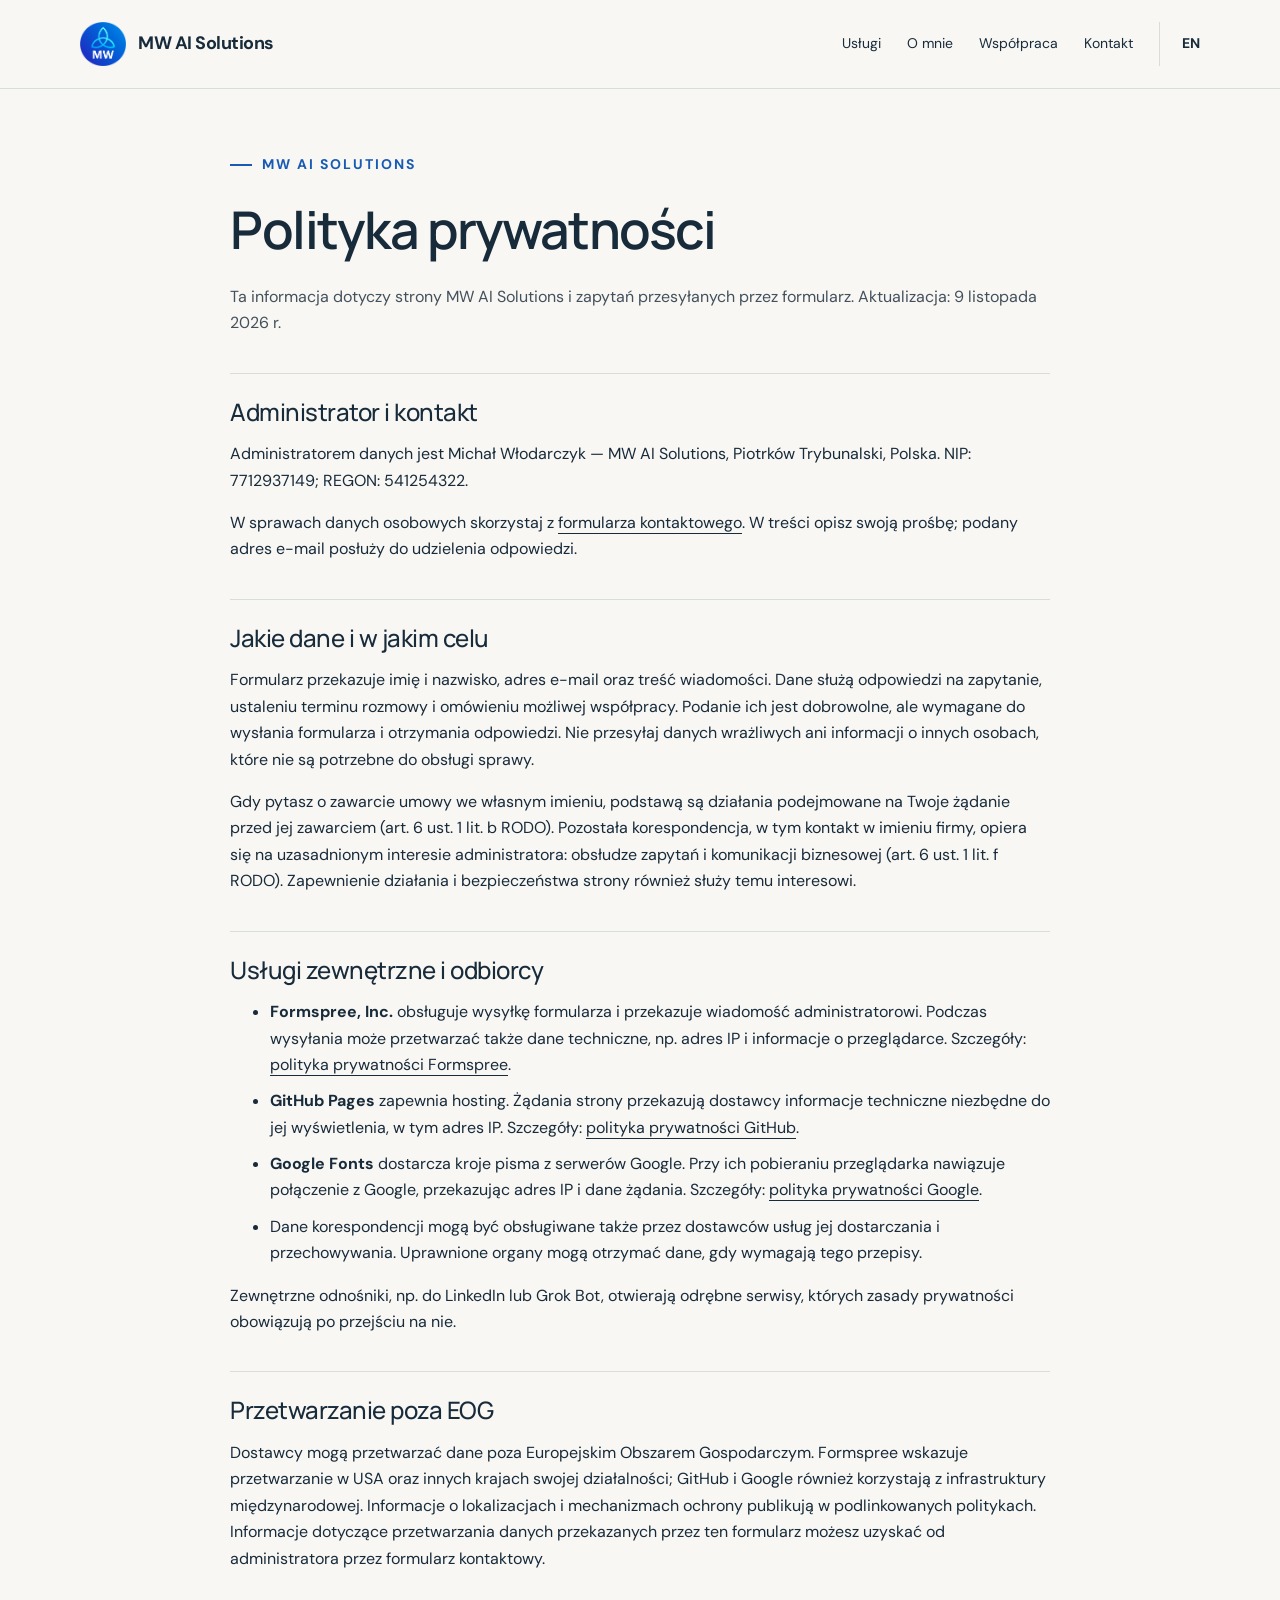
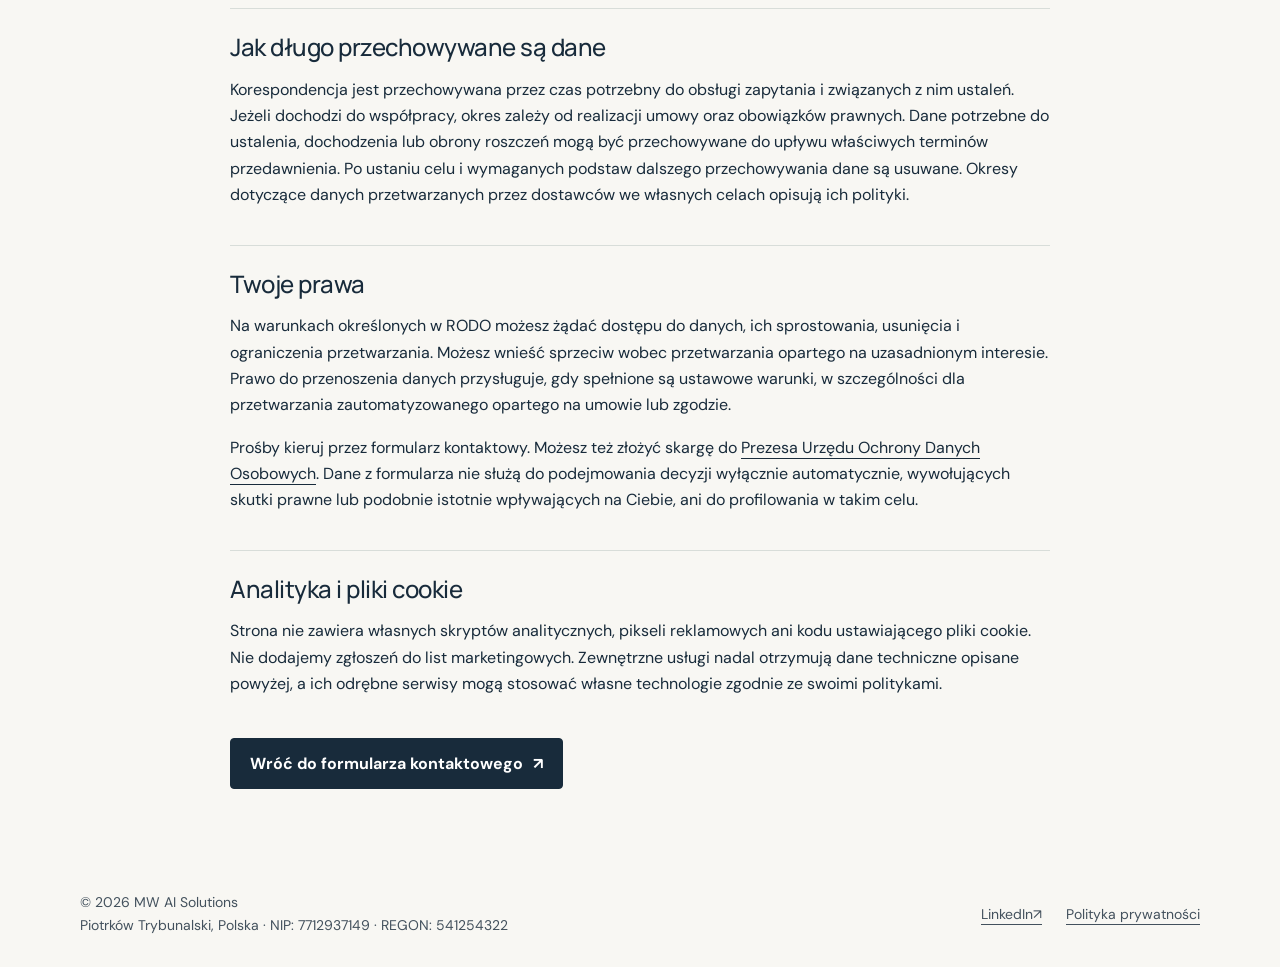
<file: polityka-prywatnosci/index.html>
<!doctype html>

<html lang="pl">
  <head>
    <meta charset="utf-8" />
    <meta content="width=device-width,initial-scale=1" name="viewport" />
    <title>Polityka prywatności | MW AI Solutions</title>
    <meta
      content="Informacje o danych osobowych, formularzu kontaktowym i usługach używanych przez stronę MW AI Solutions."
      name="description"
    />
    <link
      href="https://mwautomation.github.io/polityka-prywatnosci/"
      rel="canonical"
    />
    <link
      href="https://mwautomation.github.io/polityka-prywatnosci/"
      hreflang="pl"
      rel="alternate"
    />
    <link
      href="https://mwautomation.github.io/en/privacy/"
      hreflang="en"
      rel="alternate"
    />
    <link
      href="https://mwautomation.github.io/polityka-prywatnosci/"
      hreflang="x-default"
      rel="alternate"
    />
    <meta
      content="Polityka prywatności | MW AI Solutions"
      property="og:title"
    />
    <meta
      content="Informacje o danych osobowych, formularzu kontaktowym i usługach używanych przez stronę MW AI Solutions."
      property="og:description"
    />
    <meta
      content="https://mwautomation.github.io/polityka-prywatnosci/"
      property="og:url"
    />
    <meta content="website" property="og:type" />
    <meta content="pl_PL" property="og:locale" />
    <meta
      content="https://mwautomation.github.io/assets/banner.png"
      property="og:image"
    />
    <meta content="MW AI Solutions" property="og:image:alt" />
    <meta content="summary_large_image" name="twitter:card" />
    <meta
      content="Polityka prywatności | MW AI Solutions"
      name="twitter:title"
    />
    <meta
      content="Informacje o danych osobowych, formularzu kontaktowym i usługach używanych przez stronę MW AI Solutions."
      name="twitter:description"
    />
    <meta
      content="https://mwautomation.github.io/assets/banner.png"
      name="twitter:image"
    />
    <link href="/assets/mw-logo.png" rel="icon" type="image/png" />
    <link href="/assets/mw-logo.png" rel="apple-touch-icon" />
    <link href="https://fonts.googleapis.com" rel="preconnect" />
    <link crossorigin="" href="https://fonts.gstatic.com" rel="preconnect" />
    <link href="/assets/site.css?v=256593fc33e4" rel="stylesheet" />
    <script defer="" src="/assets/site.js"></script>
  </head>
  <body>
    <a class="skip" href="#main">Przejdź do treści</a>
    <header class="header">
      <div class="container header-inner">
        <a class="brand" href="/#hero"
          ><img alt="" height="46" src="/assets/mw-logo.png" width="46" /><span
            >MW AI Solutions</span
          ></a
        >
        <nav aria-label="Menu" class="desktop-nav">
          <a href="/#services">Usługi</a><a href="/#about">O mnie</a
          ><a href="/#process">Współpraca</a><a href="/#contact">Kontakt</a
          ><a
            aria-label="Switch to English"
            class="language"
            href="/en/privacy/"
            lang="en"
            >EN</a
          >
        </nav>
        <button
          aria-controls="mobileMenu"
          aria-expanded="false"
          aria-haspopup="dialog"
          class="menu-toggle"
          id="menuBtn"
        >
          Menu <span aria-hidden="true">☰</span>
        </button>
      </div>
    </header>
    <dialog aria-label="Menu" class="mobile-dialog" id="mobileMenu">
      <div class="dialog-top">
        <strong>MW AI Solutions</strong
        ><button autofocus="" type="button">Zamknij menu ×</button>
      </div>
      <nav aria-label="Menu" class="mobile-nav">
        <a href="/#services">Usługi</a><a href="/#about">O mnie</a
        ><a href="/#process">Współpraca</a><a href="/#contact">Kontakt</a
        ><a
          aria-label="Switch to English"
          class="language"
          href="/en/privacy/"
          lang="en"
          >EN</a
        >
      </nav>
    </dialog>
    <main class="container privacy-page" id="main" tabindex="-1">
      <span class="eyebrow">MW AI Solutions</span>
      <h1>Polityka prywatności</h1>
      <p class="policy-intro">
        Ta informacja dotyczy strony MW AI Solutions i zapytań przesyłanych
        przez formularz. Aktualizacja: 9 listopada 2026 r.
      </p>
      <section>
        <h2>Administrator i kontakt</h2>
        <p>
          Administratorem danych jest Michał Włodarczyk — MW AI Solutions,
          Piotrków Trybunalski, Polska. NIP: 7712937149; REGON: 541254322.
        </p>
        <p>
          W sprawach danych osobowych skorzystaj z
          <a href="/#contact">formularza kontaktowego</a>. W treści opisz swoją
          prośbę; podany adres e-mail posłuży do udzielenia odpowiedzi.
        </p>
      </section>
      <section>
        <h2>Jakie dane i w jakim celu</h2>
        <p>
          Formularz przekazuje imię i nazwisko, adres e-mail oraz treść
          wiadomości. Dane służą odpowiedzi na zapytanie, ustaleniu terminu
          rozmowy i omówieniu możliwej współpracy. Podanie ich jest dobrowolne,
          ale wymagane do wysłania formularza i otrzymania odpowiedzi. Nie
          przesyłaj danych wrażliwych ani informacji o innych osobach, które nie
          są potrzebne do obsługi sprawy.
        </p>
        <p>
          Gdy pytasz o zawarcie umowy we własnym imieniu, podstawą są działania
          podejmowane na Twoje żądanie przed jej zawarciem (art. 6 ust. 1 lit. b
          RODO). Pozostała korespondencja, w tym kontakt w imieniu firmy, opiera
          się na uzasadnionym interesie administratora: obsłudze zapytań i
          komunikacji biznesowej (art. 6 ust. 1 lit. f RODO). Zapewnienie
          działania i bezpieczeństwa strony również służy temu interesowi.
        </p>
      </section>
      <section>
        <h2>Usługi zewnętrzne i odbiorcy</h2>
        <ul>
          <li>
            <strong>Formspree, Inc.</strong> obsługuje wysyłkę formularza i
            przekazuje wiadomość administratorowi. Podczas wysyłania może
            przetwarzać także dane techniczne, np. adres IP i informacje o
            przeglądarce. Szczegóły:
            <a href="https://formspree.io/legal/privacy-policy/"
              >polityka prywatności Formspree</a
            >.
          </li>
          <li>
            <strong>GitHub Pages</strong> zapewnia hosting. Żądania strony
            przekazują dostawcy informacje techniczne niezbędne do jej
            wyświetlenia, w tym adres IP. Szczegóły:
            <a
              href="https://docs.github.com/en/site-policy/privacy-policies/github-general-privacy-statement"
              >polityka prywatności GitHub</a
            >.
          </li>
          <li>
            <strong>Google Fonts</strong> dostarcza kroje pisma z serwerów
            Google. Przy ich pobieraniu przeglądarka nawiązuje połączenie z
            Google, przekazując adres IP i dane żądania. Szczegóły:
            <a href="https://policies.google.com/privacy"
              >polityka prywatności Google</a
            >.
          </li>
          <li>
            Dane korespondencji mogą być obsługiwane także przez dostawców usług
            jej dostarczania i przechowywania. Uprawnione organy mogą otrzymać
            dane, gdy wymagają tego przepisy.
          </li>
        </ul>
        <p>
          Zewnętrzne odnośniki, np. do LinkedIn lub Grok Bot, otwierają odrębne
          serwisy, których zasady prywatności obowiązują po przejściu na nie.
        </p>
      </section>
      <section>
        <h2>Przetwarzanie poza EOG</h2>
        <p>
          Dostawcy mogą przetwarzać dane poza Europejskim Obszarem Gospodarczym.
          Formspree wskazuje przetwarzanie w USA oraz innych krajach swojej
          działalności; GitHub i Google również korzystają z infrastruktury
          międzynarodowej. Informacje o lokalizacjach i mechanizmach ochrony
          publikują w podlinkowanych politykach. Informacje dotyczące
          przetwarzania danych przekazanych przez ten formularz możesz uzyskać
          od administratora przez formularz kontaktowy.
        </p>
      </section>
      <section>
        <h2>Jak długo przechowywane są dane</h2>
        <p>
          Korespondencja jest przechowywana przez czas potrzebny do obsługi
          zapytania i związanych z nim ustaleń. Jeżeli dochodzi do współpracy,
          okres zależy od realizacji umowy oraz obowiązków prawnych. Dane
          potrzebne do ustalenia, dochodzenia lub obrony roszczeń mogą być
          przechowywane do upływu właściwych terminów przedawnienia. Po ustaniu
          celu i wymaganych podstaw dalszego przechowywania dane są usuwane.
          Okresy dotyczące danych przetwarzanych przez dostawców we własnych
          celach opisują ich polityki.
        </p>
      </section>
      <section>
        <h2>Twoje prawa</h2>
        <p>
          Na warunkach określonych w RODO możesz żądać dostępu do danych, ich
          sprostowania, usunięcia i ograniczenia przetwarzania. Możesz wnieść
          sprzeciw wobec przetwarzania opartego na uzasadnionym interesie. Prawo
          do przenoszenia danych przysługuje, gdy spełnione są ustawowe warunki,
          w szczególności dla przetwarzania zautomatyzowanego opartego na umowie
          lub zgodzie.
        </p>
        <p>
          Prośby kieruj przez formularz kontaktowy. Możesz też złożyć skargę do
          <a href="https://uodo.gov.pl/"
            >Prezesa Urzędu Ochrony Danych Osobowych</a
          >. Dane z formularza nie służą do podejmowania decyzji wyłącznie
          automatycznie, wywołujących skutki prawne lub podobnie istotnie
          wpływających na Ciebie, ani do profilowania w takim celu.
        </p>
      </section>
      <section>
        <h2>Analityka i pliki cookie</h2>
        <p>
          Strona nie zawiera własnych skryptów analitycznych, pikseli
          reklamowych ani kodu ustawiającego pliki cookie. Nie dodajemy zgłoszeń
          do list marketingowych. Zewnętrzne usługi nadal otrzymują dane
          techniczne opisane powyżej, a ich odrębne serwisy mogą stosować własne
          technologie zgodnie ze swoimi politykami.
        </p>
      </section>
      <a class="button back-link" href="/#contact"
        >Wróć do formularza kontaktowego <span aria-hidden="true">↗</span></a
      >
    </main>
    <footer class="footer">
      <div class="container footer-inner">
        <div>
          © <span id="year">2026</span> MW AI Solutions<br />Piotrków
          Trybunalski, Polska · NIP: 7712937149 · REGON: 541254322
        </div>
        <nav aria-label="Informacje" class="footer-links">
          <a
            href="https://www.linkedin.com/in/michal-wlodarczyk-0b17771a7/"
            rel="noopener noreferrer"
            target="_blank"
            >LinkedIn <span aria-hidden="true">↗</span></a
          ><a aria-current="page" href="/polityka-prywatnosci/"
            >Polityka prywatności</a
          >
        </nav>
      </div>
    </footer>
  </body>
</html>
</file>
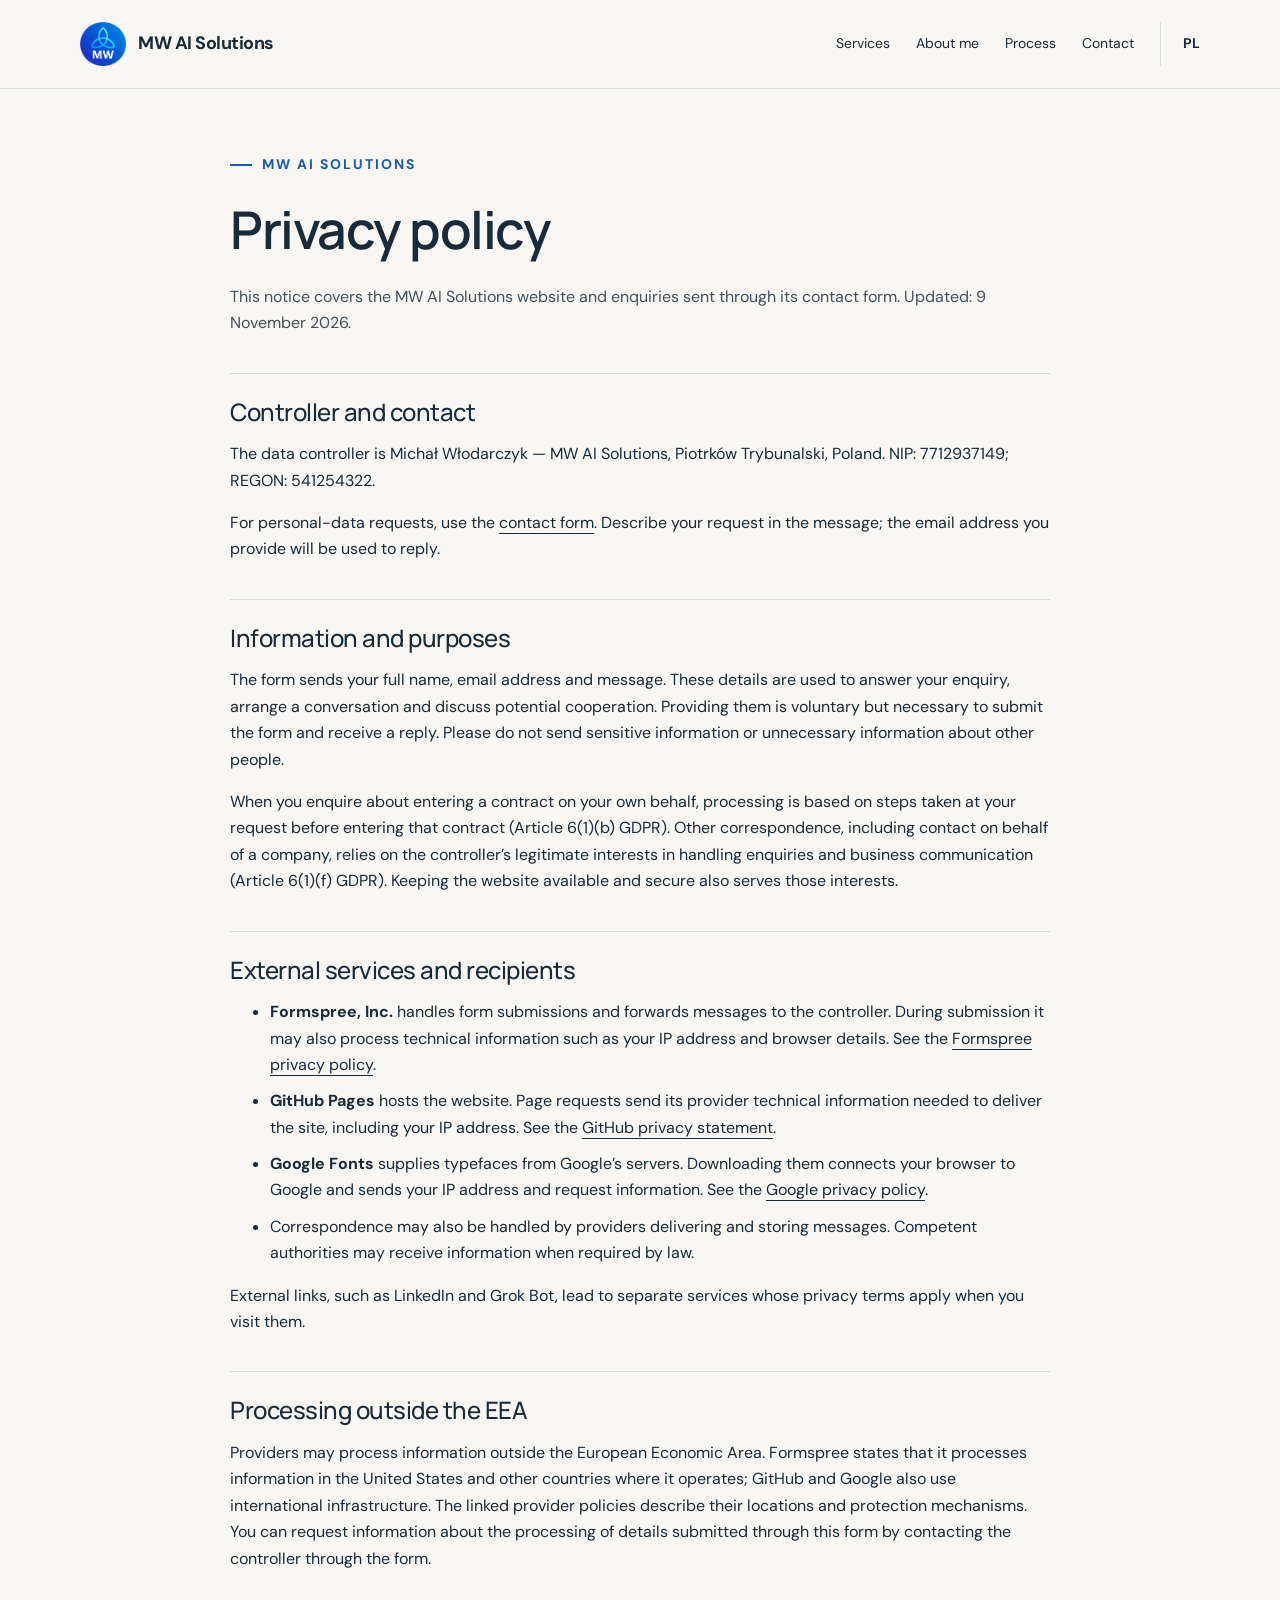
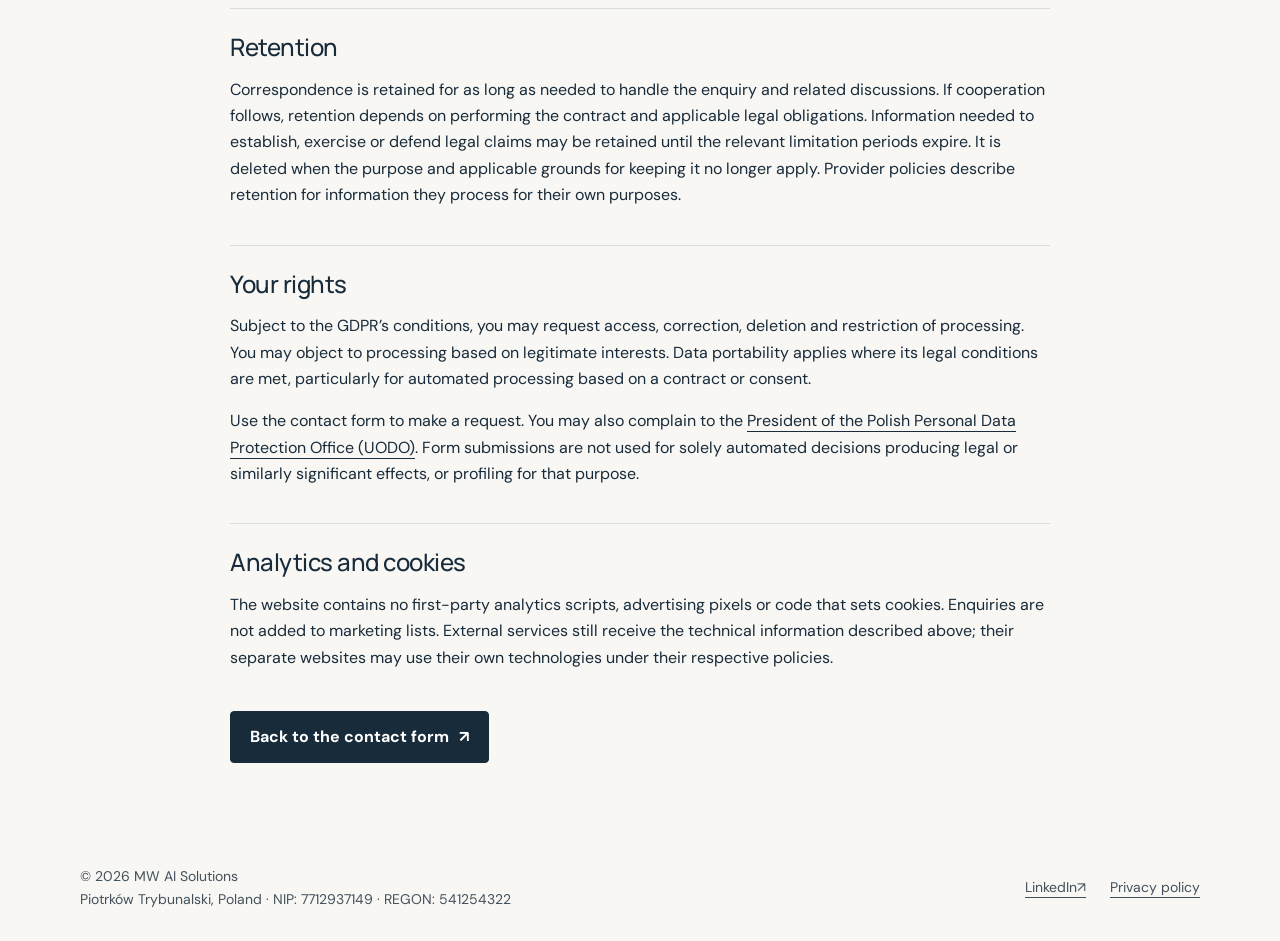
<file: en/privacy/index.html>
<!doctype html>

<html lang="en">
  <head>
    <meta charset="utf-8" />
    <meta content="width=device-width,initial-scale=1" name="viewport" />
    <title>Privacy policy | MW AI Solutions</title>
    <meta
      content="How MW AI Solutions handles personal information, contact enquiries and the services used by this website."
      name="description"
    />
    <link href="https://mwautomation.github.io/en/privacy/" rel="canonical" />
    <link
      href="https://mwautomation.github.io/polityka-prywatnosci/"
      hreflang="pl"
      rel="alternate"
    />
    <link
      href="https://mwautomation.github.io/en/privacy/"
      hreflang="en"
      rel="alternate"
    />
    <link
      href="https://mwautomation.github.io/polityka-prywatnosci/"
      hreflang="x-default"
      rel="alternate"
    />
    <meta content="Privacy policy | MW AI Solutions" property="og:title" />
    <meta
      content="How MW AI Solutions handles personal information, contact enquiries and the services used by this website."
      property="og:description"
    />
    <meta
      content="https://mwautomation.github.io/en/privacy/"
      property="og:url"
    />
    <meta content="website" property="og:type" />
    <meta content="en_GB" property="og:locale" />
    <meta
      content="https://mwautomation.github.io/assets/banner.png"
      property="og:image"
    />
    <meta content="MW AI Solutions" property="og:image:alt" />
    <meta content="summary_large_image" name="twitter:card" />
    <meta content="Privacy policy | MW AI Solutions" name="twitter:title" />
    <meta
      content="How MW AI Solutions handles personal information, contact enquiries and the services used by this website."
      name="twitter:description"
    />
    <meta
      content="https://mwautomation.github.io/assets/banner.png"
      name="twitter:image"
    />
    <link href="/assets/mw-logo.png" rel="icon" type="image/png" />
    <link href="/assets/mw-logo.png" rel="apple-touch-icon" />
    <link href="https://fonts.googleapis.com" rel="preconnect" />
    <link crossorigin="" href="https://fonts.gstatic.com" rel="preconnect" />
    <link href="/assets/site.css?v=256593fc33e4" rel="stylesheet" />
    <script defer="" src="/assets/site.js"></script>
  </head>
  <body>
    <a class="skip" href="#main">Skip to content</a>
    <header class="header">
      <div class="container header-inner">
        <a class="brand" href="/en/#hero"
          ><img alt="" height="46" src="/assets/mw-logo.png" width="46" /><span
            >MW AI Solutions</span
          ></a
        >
        <nav aria-label="Menu" class="desktop-nav">
          <a href="/en/#services">Services</a><a href="/en/#about">About me</a
          ><a href="/en/#process">Process</a><a href="/en/#contact">Contact</a
          ><a
            aria-label="Przełącz na polski"
            class="language"
            href="/polityka-prywatnosci/"
            lang="pl"
            >PL</a
          >
        </nav>
        <button
          aria-controls="mobileMenu"
          aria-expanded="false"
          aria-haspopup="dialog"
          class="menu-toggle"
          id="menuBtn"
        >
          Menu <span aria-hidden="true">☰</span>
        </button>
      </div>
    </header>
    <dialog aria-label="Menu" class="mobile-dialog" id="mobileMenu">
      <div class="dialog-top">
        <strong>MW AI Solutions</strong
        ><button autofocus="" type="button">Close menu ×</button>
      </div>
      <nav aria-label="Menu" class="mobile-nav">
        <a href="/en/#services">Services</a><a href="/en/#about">About me</a
        ><a href="/en/#process">Process</a><a href="/en/#contact">Contact</a
        ><a
          aria-label="Przełącz na polski"
          class="language"
          href="/polityka-prywatnosci/"
          lang="pl"
          >PL</a
        >
      </nav>
    </dialog>
    <main class="container privacy-page" id="main" tabindex="-1">
      <span class="eyebrow">MW AI Solutions</span>
      <h1>Privacy policy</h1>
      <p class="policy-intro">
        This notice covers the MW AI Solutions website and enquiries sent
        through its contact form. Updated: 9 November 2026.
      </p>
      <section>
        <h2>Controller and contact</h2>
        <p>
          The data controller is Michał Włodarczyk — MW AI Solutions, Piotrków
          Trybunalski, Poland. NIP: 7712937149; REGON: 541254322.
        </p>
        <p>
          For personal-data requests, use the
          <a href="/en/#contact">contact form</a>. Describe your request in the
          message; the email address you provide will be used to reply.
        </p>
      </section>
      <section>
        <h2>Information and purposes</h2>
        <p>
          The form sends your full name, email address and message. These
          details are used to answer your enquiry, arrange a conversation and
          discuss potential cooperation. Providing them is voluntary but
          necessary to submit the form and receive a reply. Please do not send
          sensitive information or unnecessary information about other people.
        </p>
        <p>
          When you enquire about entering a contract on your own behalf,
          processing is based on steps taken at your request before entering
          that contract (Article 6(1)(b) GDPR). Other correspondence, including
          contact on behalf of a company, relies on the controller’s legitimate
          interests in handling enquiries and business communication (Article
          6(1)(f) GDPR). Keeping the website available and secure also serves
          those interests.
        </p>
      </section>
      <section>
        <h2>External services and recipients</h2>
        <ul>
          <li>
            <strong>Formspree, Inc.</strong> handles form submissions and
            forwards messages to the controller. During submission it may also
            process technical information such as your IP address and browser
            details. See the
            <a href="https://formspree.io/legal/privacy-policy/"
              >Formspree privacy policy</a
            >.
          </li>
          <li>
            <strong>GitHub Pages</strong> hosts the website. Page requests send
            its provider technical information needed to deliver the site,
            including your IP address. See the
            <a
              href="https://docs.github.com/en/site-policy/privacy-policies/github-general-privacy-statement"
              >GitHub privacy statement</a
            >.
          </li>
          <li>
            <strong>Google Fonts</strong> supplies typefaces from Google’s
            servers. Downloading them connects your browser to Google and sends
            your IP address and request information. See the
            <a href="https://policies.google.com/privacy"
              >Google privacy policy</a
            >.
          </li>
          <li>
            Correspondence may also be handled by providers delivering and
            storing messages. Competent authorities may receive information when
            required by law.
          </li>
        </ul>
        <p>
          External links, such as LinkedIn and Grok Bot, lead to separate
          services whose privacy terms apply when you visit them.
        </p>
      </section>
      <section>
        <h2>Processing outside the EEA</h2>
        <p>
          Providers may process information outside the European Economic Area.
          Formspree states that it processes information in the United States
          and other countries where it operates; GitHub and Google also use
          international infrastructure. The linked provider policies describe
          their locations and protection mechanisms. You can request information
          about the processing of details submitted through this form by
          contacting the controller through the form.
        </p>
      </section>
      <section>
        <h2>Retention</h2>
        <p>
          Correspondence is retained for as long as needed to handle the enquiry
          and related discussions. If cooperation follows, retention depends on
          performing the contract and applicable legal obligations. Information
          needed to establish, exercise or defend legal claims may be retained
          until the relevant limitation periods expire. It is deleted when the
          purpose and applicable grounds for keeping it no longer apply.
          Provider policies describe retention for information they process for
          their own purposes.
        </p>
      </section>
      <section>
        <h2>Your rights</h2>
        <p>
          Subject to the GDPR’s conditions, you may request access, correction,
          deletion and restriction of processing. You may object to processing
          based on legitimate interests. Data portability applies where its
          legal conditions are met, particularly for automated processing based
          on a contract or consent.
        </p>
        <p>
          Use the contact form to make a request. You may also complain to the
          <a href="https://uodo.gov.pl/"
            >President of the Polish Personal Data Protection Office (UODO)</a
          >. Form submissions are not used for solely automated decisions
          producing legal or similarly significant effects, or profiling for
          that purpose.
        </p>
      </section>
      <section>
        <h2>Analytics and cookies</h2>
        <p>
          The website contains no first-party analytics scripts, advertising
          pixels or code that sets cookies. Enquiries are not added to marketing
          lists. External services still receive the technical information
          described above; their separate websites may use their own
          technologies under their respective policies.
        </p>
      </section>
      <a class="button back-link" href="/en/#contact"
        >Back to the contact form <span aria-hidden="true">↗</span></a
      >
    </main>
    <footer class="footer">
      <div class="container footer-inner">
        <div>
          © <span id="year">2026</span> MW AI Solutions<br />Piotrków
          Trybunalski, Poland · NIP: 7712937149 · REGON: 541254322
        </div>
        <nav aria-label="Information" class="footer-links">
          <a
            href="https://www.linkedin.com/in/michal-wlodarczyk-0b17771a7/"
            rel="noopener noreferrer"
            target="_blank"
            >LinkedIn <span aria-hidden="true">↗</span></a
          ><a aria-current="page" href="/en/privacy/">Privacy policy</a>
        </nav>
      </div>
    </footer>
  </body>
</html>
</file>
<file: assets/site.css>
@import url("https://fonts.googleapis.com/css2?family=DM+Sans:wght@400;500;600;700&family=Manrope:wght@400;500;600;700;800&display=swap");
:root {
  --paper: #f8f7f3;
  --ink: #182b3b;
  --muted: #43515d;
  --blue: #175bb4;
  --line: #d8ddd9;
  --soft: #edf1ed;
  --white: #fff;
  --serif: Georgia, serif;
}
* {
  box-sizing: border-box;
}
html {
  scroll-behavior: smooth;
  scroll-padding-top: 100px;
}
body {
  margin: 0;
  background: var(--paper);
  color: var(--ink);
  font-family: "DM Sans", sans-serif;
  font-size: 16px;
  line-height: 1.65;
}
h1,
h2,
h3,
p {
  margin: 0;
}
h1,
h2,
h3 {
  font-family: Manrope, sans-serif;
  line-height: 1.15;
}
a {
  color: inherit;
  text-underline-offset: 5px;
}
button,
input,
textarea {
  font: inherit;
}
button,
a,
input,
textarea {
  -webkit-tap-highlight-color: transparent;
}
a:focus-visible,
button:focus-visible,
input:focus-visible,
textarea:focus-visible {
  outline: 3px solid var(--blue);
  outline-offset: 5px;
}
button {
  cursor: pointer;
}
img {
  max-width: 100%;
  height: auto;
}
[hidden] {
  display: none !important;
}
.container {
  max-width: 1200px;
  margin: auto;
  padding: 0 40px;
}
.skip {
  position: fixed;
  left: 20px;
  top: -100px;
  background: white;
  padding: 12px;
  z-index: 100;
}
.skip:focus {
  top: 12px;
}
.header {
  position: sticky;
  top: 0;
  z-index: 20;
  background: var(--paper);
  border-bottom: 1px solid var(--line);
}
.header-inner {
  display: flex;
  align-items: center;
  justify-content: space-between;
  min-height: 88px;
  gap: 24px;
}
.brand {
  display: flex;
  align-items: center;
  gap: 12px;
  text-decoration: none;
  font-weight: 700;
  font-size: 18px;
  letter-spacing: -0.5px;
}
.brand img {
  width: 46px;
  height: 46px;
  object-fit: contain;
}
.desktop-nav {
  display: flex;
  align-items: center;
  gap: 26px;
  font-size: 14px;
}
.desktop-nav a,
.mobile-nav a {
  text-decoration: none;
  min-height: 44px;
  display: inline-flex;
  align-items: center;
}
.desktop-nav a:hover,
.text-link:hover {
  color: var(--blue);
}
.language {
  border-left: 1px solid var(--line);
  padding-left: 22px;
  font-weight: 700;
}
.menu-toggle {
  display: none;
  border: 1px solid var(--line);
  background: transparent;
  min-height: 44px;
  padding: 8px 16px;
}
.eyebrow {
  text-transform: uppercase;
  letter-spacing: 2px;
  font-weight: 700;
  font-size: 14px;
  color: var(--blue);
  display: block;
  margin-bottom: 24px;
}
.eyebrow::before {
  content: "";
  display: inline-block;
  width: 22px;
  height: 2px;
  background: currentColor;
  vertical-align: middle;
  margin-right: 10px;
}
.hero {
  padding: 84px 0 72px;
}
.hero-grid {
  display: grid;
  grid-template-columns: 1.23fr 1fr;
  gap: 64px;
  align-items: center;
}
h1 {
  font-size: clamp(40px, 4.4vw, 64px);
  font-weight: 600;
  letter-spacing: -3px;
  max-width: 680px;
}
h1 em {
  font-family: var(--serif);
  font-weight: 400;
  color: var(--blue);
}
.intro {
  color: var(--muted);
  font-size: 17px;
  max-width: 510px;
  margin-top: 26px;
}
.actions {
  display: flex;
  gap: 12px;
  flex-wrap: wrap;
  margin-top: 32px;
}
.button {
  display: inline-flex;
  align-items: center;
  justify-content: center;
  gap: 10px;
  min-height: 48px;
  padding: 12px 19px;
  border: 1px solid var(--ink);
  border-radius: 4px;
  text-decoration: none;
  font-size: 16px;
  font-weight: 700;
  background: var(--ink);
  color: white;
  transition: background 0.2s;
  line-height: 1.6;
}
.button:hover {
  background: #29475e;
}
.button.secondary {
  background: transparent;
  color: var(--ink);
  border-color: #b5bfc5;
}
.button.secondary:hover {
  background: #e9eeed;
}
.button img,
.text-link img {
  width: 17px;
  height: 17px;
}
.hero-note {
  margin-top: 24px;
  font-size: 16px;
  color: var(--muted);
  line-height: 1.6;
}
.diagram {
  background: #eef0e9;
  border: 1px solid #dce1d6;
  border-radius: 8px;
  padding: 26px;
  position: relative;
}
.diagram-top {
  display: flex;
  justify-content: space-between;
  font-size: 14px;
  letter-spacing: 1.2px;
  text-transform: uppercase;
  color: var(--muted);
  margin-bottom: 30px;
}
.node {
  background: var(--paper);
  border: 1px solid #d0d8ce;
  border-radius: 5px;
  padding: 16px 18px;
  display: flex;
  align-items: center;
  gap: 15px;
}
.node-icon {
  width: 37px;
  height: 37px;
  border: 1px solid var(--line);
  border-radius: 4px;
  display: grid;
  place-items: center;
  color: var(--blue);
  font-size: 19px;
  background: white;
}
.node strong {
  display: block;
  font-size: 16px;
  line-height: 1.6;
}
.node small {
  display: block;
  color: var(--muted);
  font-size: 14px;
}
.node.featured {
  background: var(--ink);
  color: white;
  border-color: var(--ink);
}
.node.featured small {
  color: #c8d4dc;
}
.connector {
  text-align: center;
  height: 30px;
  line-height: 30px;
  color: #7b8b80;
}
.diagram-bottom {
  display: flex;
  align-items: center;
  gap: 8px;
  font-size: 14px;
  margin-top: 22px;
  color: var(--muted);
}
.status-dot {
  width: 6px;
  height: 6px;
  background: #3b7454;
  border-radius: 50%;
}
.section {
  padding: 82px 0;
  border-top: 1px solid var(--line);
}
.section-heading {
  display: grid;
  grid-template-columns: 1fr 1fr;
  gap: 50px;
  align-items: end;
  margin-bottom: 44px;
}
h2 {
  font-size: clamp(30px, 3vw, 42px);
  font-weight: 500;
  letter-spacing: -1.5px;
}
.section-heading p {
  max-width: 420px;
  color: var(--muted);
  font-size: 16px;
  line-height: 1.6;
}
.examples {
  display: grid;
  grid-template-columns: repeat(3, 1fr);
  gap: 28px;
}
.example {
  padding-top: 23px;
  border-top: 2px solid var(--ink);
}
.number {
  font-family: var(--serif);
  font-size: 27px;
  color: var(--blue);
}
h3 {
  font-size: 20px;
  font-weight: 600;
  letter-spacing: -0.5px;
}
.example h3 {
  margin: 17px 0 14px;
}
.example p {
  font-size: 16px;
  color: var(--muted);
  line-height: 1.6;
}
.flow {
  margin-top: 24px;
  padding-top: 15px;
  border-top: 1px solid var(--line);
  font-size: 16px;
  line-height: 1.6;
  font-weight: 600;
  color: var(--ink);
}
.services {
  background: #eef1ed;
}
.services .section-heading,
.service-row {
  display: grid;
  grid-template-columns: minmax(0, 0.9fr) minmax(0, 1.1fr);
  column-gap: 48px;
}
.service-row {
  align-items: start;
  padding: 28px 0;
  border-top: 1px solid #cdd5cf;
}
.service-row h3 {
  font-size: 23px;
  line-height: 1.4;
}
.service-row p {
  color: var(--muted);
  font-size: 16px;
  line-height: 1.6;
}
.tool-link {
  display: inline-flex;
  align-items: center;
  gap: 10px;
  min-height: 44px;
  margin-top: 16px;
  font-size: 14px;
  font-weight: 600;
  text-decoration: none;
}
.tool-link img {
  width: 28px;
  height: 28px;
  object-fit: contain;
}
.tool-link:hover {
  color: var(--blue);
  text-decoration: underline;
}
.founder-grid {
  display: grid;
  grid-template-columns: minmax(0, 280px) minmax(0, 1fr);
  gap: 64px;
  align-items: start;
}
.founder-name {
  font-size: 36px;
  letter-spacing: -1.5px;
  margin-bottom: 8px;
}
.founder-role {
  color: var(--blue);
  font-size: 16px;
  line-height: 1.6;
}
.founder-copy p {
  color: var(--muted);
  margin-bottom: 18px;
}
.text-link {
  display: inline-flex;
  align-items: center;
  gap: 10px;
  min-height: 44px;
  font-weight: 700;
  font-size: 14px;
}
.tags {
  display: flex;
  flex-wrap: wrap;
  gap: 8px;
  margin-top: 22px;
}
.tags span {
  font-size: 14px;
  border: 1px solid var(--line);
  padding: 5px 10px;
}
.steps {
  list-style: none;
  padding: 0;
  margin: 0;
  display: grid;
  grid-template-columns: repeat(4, 1fr);
  gap: 28px;
}
.steps li {
  border-top: 1px solid var(--line);
  padding-top: 18px;
}
.steps h3 {
  margin: 18px 0 12px;
  font-size: 17px;
}
.steps p {
  font-size: 16px;
  color: var(--muted);
  line-height: 1.6;
}
.contact {
  background: var(--ink);
  color: white;
}
.contact-grid {
  display: grid;
  grid-template-columns: 1fr 1fr;
  gap: 100px;
}
.contact .eyebrow {
  color: #9dc4fa;
}
.contact h2 {
  font-size: 44px;
}
.contact-copy > p {
  color: #c4cfd7;
  margin-top: 24px;
  max-width: 380px;
}
.contact .button.secondary {
  border-color: #758b9b;
  color: white;
}
.contact .button.secondary:hover {
  background: #29475e;
}
.contact .button img {
  background: white;
  border-radius: 2px;
}
.contact form {
  display: grid;
  gap: 18px;
}
.field label {
  display: block;
  margin-bottom: 7px;
  font-size: 16px;
  line-height: 1.6;
}
.field input,
.field textarea {
  display: block;
  width: 100%;
  border: 1px solid #637887;
  border-radius: 3px;
  background: #203748;
  color: white;
  padding: 12px 14px;
}
.field textarea {
  resize: vertical;
  min-height: 130px;
}
.field input:focus-visible,
.field textarea:focus-visible,
.contact a:focus-visible,
.contact button:focus-visible {
  outline-color: #a9ceff;
}
.contact button[type="submit"] {
  background: var(--blue);
  color: white;
  border: 0;
  justify-self: stretch;
  min-width: 100%;
  min-height: 56px;
  font-size: 16px;
}
.contact button:disabled {
  opacity: 0.65;
  cursor: wait;
}
.form-note {
  font-size: 14px;
  color: #c4cfd7;
}
.form-status {
  font-size: 14px;
}
.form-status:empty {
  display: none;
}
.footer {
  padding: 30px 0;
  font-size: 14px;
  color: var(--muted);
}
.footer-inner {
  display: flex;
  justify-content: space-between;
  gap: 24px;
  flex-wrap: wrap;
}
.footer a {
  display: inline-flex;
  align-items: center;
  min-height: 44px;
}
.mobile-dialog {
  position: fixed;
  inset: 0;
  width: 100%;
  max-width: none;
  height: 100dvh;
  max-height: none;
  border: 0;
  margin: 0;
  background: var(--paper);
  color: var(--ink);
  padding: 24px;
}
.mobile-dialog::backdrop {
  background: #182b3b66;
}
.dialog-top {
  display: flex;
  justify-content: space-between;
  align-items: center;
}
.dialog-top button {
  min-height: 44px;
  padding: 8px 14px;
  border: 1px solid var(--line);
  background: transparent;
}
.mobile-nav {
  display: flex;
  flex-direction: column;
  gap: 20px;
  padding-top: 48px;
  font-size: 26px;
}
.mobile-nav .language {
  padding-left: 0;
  border: 0;
  font-size: 18px;
}
@media (min-width: 900px) {
  .mobile-dialog[open] {
    display: none;
  }
}
@media (max-width: 1050px) {
  .container {
    padding: 0 28px;
  }
  .hero-grid {
    gap: 35px;
  }
  .desktop-nav {
    gap: 17px;
  }
  .hero {
    padding-top: 60px;
  }
  .contact-grid,
  .founder-grid {
    gap: 50px;
  }
  .button {
    padding: 12px 14px;
  }
}
@media (max-width: 899px) {
  .desktop-nav {
    display: none;
  }
  .menu-toggle {
    display: block;
  }
  .header-inner {
    min-height: 76px;
  }
  .hero-grid {
    grid-template-columns: 1fr 1fr;
    gap: 28px;
  }
  h1 {
    font-size: 43px;
    letter-spacing: -2px;
  }
  .diagram {
    padding: 18px;
  }
  .node {
    padding: 12px;
    gap: 10px;
  }
  .node-icon {
    flex-shrink: 0;
  }
  .hero .actions {
    flex-direction: column;
    align-items: flex-start;
  }
  .section {
    padding: 64px 0;
  }
  .section-heading {
    gap: 30px;
  }
  .examples {
    gap: 20px;
  }
  .steps {
    grid-template-columns: 1fr 1fr;
    gap: 30px;
  }
  .contact h2 {
    font-size: 36px;
  }
  .contact-grid {
    gap: 35px;
  }
}
@media (max-width: 620px) {
  .container {
    padding: 0 22px;
  }
  .brand {
    font-size: 16px;
  }
  .brand img {
    width: 38px;
    height: 38px;
  }
  .hero {
    padding: 48px 0;
  }
  .hero-grid,
  .section-heading,
  .founder-grid,
  .contact-grid {
    grid-template-columns: 1fr;
    gap: 35px;
  }
  h1 {
    font-size: clamp(1.75rem, 8vw, 2.25rem);
    letter-spacing: -1px;
  }
  .intro {
    font-size: 16px;
  }
  .hero .actions {
    align-items: stretch;
  }
  .diagram {
    padding: 22px;
  }
  .examples {
    grid-template-columns: 1fr;
    gap: 34px;
  }
  .section {
    padding: 54px 0;
  }
  .section-heading {
    margin-bottom: 32px;
    gap: 20px;
  }
  .eyebrow {
    margin-bottom: 18px;
  }
  .service-row {
    grid-template-columns: 1fr;
    gap: 14px;
  }
  .service-row > div:last-child {
    grid-column: auto;
  }
  .service-row h3 {
    font-size: 21px;
  }
  .founder-name {
    font-size: 31px;
  }
  .steps {
    grid-template-columns: 1fr;
    gap: 28px 20px;
  }
  .contact h2 {
    font-size: 36px;
  }
  .footer-inner {
    gap: 6px;
    flex-direction: column;
  }
}
@media (prefers-reduced-motion: reduce) {
  html {
    scroll-behavior: auto;
  }
  *,
  *::before,
  *::after {
    animation: none !important;
    transition: none !important;
  }
}

.headline-first,
.headline-rest {
  display: block;
}
.headline-rest {
  text-wrap: balance;
}
.capability-icon {
  display: block;
  color: var(--blue);
}
.node-icon {
  flex-shrink: 0;
}
.diagram-bottom .status-dot {
  flex-shrink: 0;
}
.founder-portrait {
  display: block;
  width: 100%;
  height: auto;
  max-width: 280px;
  aspect-ratio: 4 / 5;
  object-fit: cover;
  border: 1px solid #cbd8e7;
  border-radius: 6px;
}
.founder-details {
  min-width: 0;
}
.founder-details .founder-copy {
  margin-top: 28px;
}
.contact button[type="submit"]:hover:not(:disabled) {
  background: #10498f;
}
.contact button[type="submit"]:disabled {
  background: #526d91;
  opacity: 1;
  cursor: wait;
}
.call-offer {
  border-top: 1px solid #637887;
  margin-top: 30px;
  padding-top: 24px;
}
.call-offer h3 {
  font-size: 20px;
  line-height: 1.4;
}
.call-offer p {
  margin-top: 12px;
  color: #c4cfd7;
  font-size: 16px;
}
.form-note a {
  color: white;
}
.form-requirements {
  display: block;
  margin-top: 10px;
}
.footer-links {
  display: flex;
  gap: 24px;
  flex-wrap: wrap;
}
.privacy-page {
  max-width: 900px;
  padding-top: 64px;
  padding-bottom: 72px;
}
.privacy-page h1 {
  font-size: clamp(32px, 5vw, 52px);
  letter-spacing: -1.5px;
}
.privacy-page .policy-intro {
  margin-top: 24px;
  color: var(--muted);
}
.privacy-page section {
  margin-top: 36px;
  padding-top: 24px;
  border-top: 1px solid var(--line);
}
.privacy-page h2 {
  font-size: 24px;
  letter-spacing: -0.5px;
  margin-bottom: 16px;
}
.privacy-page p + p,
.privacy-page ul {
  margin-top: 16px;
}
.privacy-page li {
  margin-bottom: 10px;
}
.privacy-page a {
  overflow-wrap: anywhere;
}
.privacy-page .back-link {
  margin-top: 40px;
}
@media (max-width: 1050px) {
  .founder-grid {
    gap: 40px;
  }
}
@media (max-width: 899px) {
  .hero-grid {
    grid-template-columns: 1fr;
    gap: 40px;
  }
  .hero .actions {
    flex-direction: row;
  }
  .diagram {
    max-width: 540px;
    width: 100%;
  }
}
@media (max-width: 620px) {
  .headline-first {
    white-space: nowrap;
  }
  .hero .actions {
    flex-direction: column;
  }
  .founder-grid {
    grid-template-columns: 1fr;
  }
  .services .section-heading,
  .service-row {
    grid-template-columns: minmax(0, 1fr);
    gap: 18px;
  }
  .footer-links {
    gap: 8px 24px;
  }
  .privacy-page {
    padding-top: 44px;
  }
}
</file>
